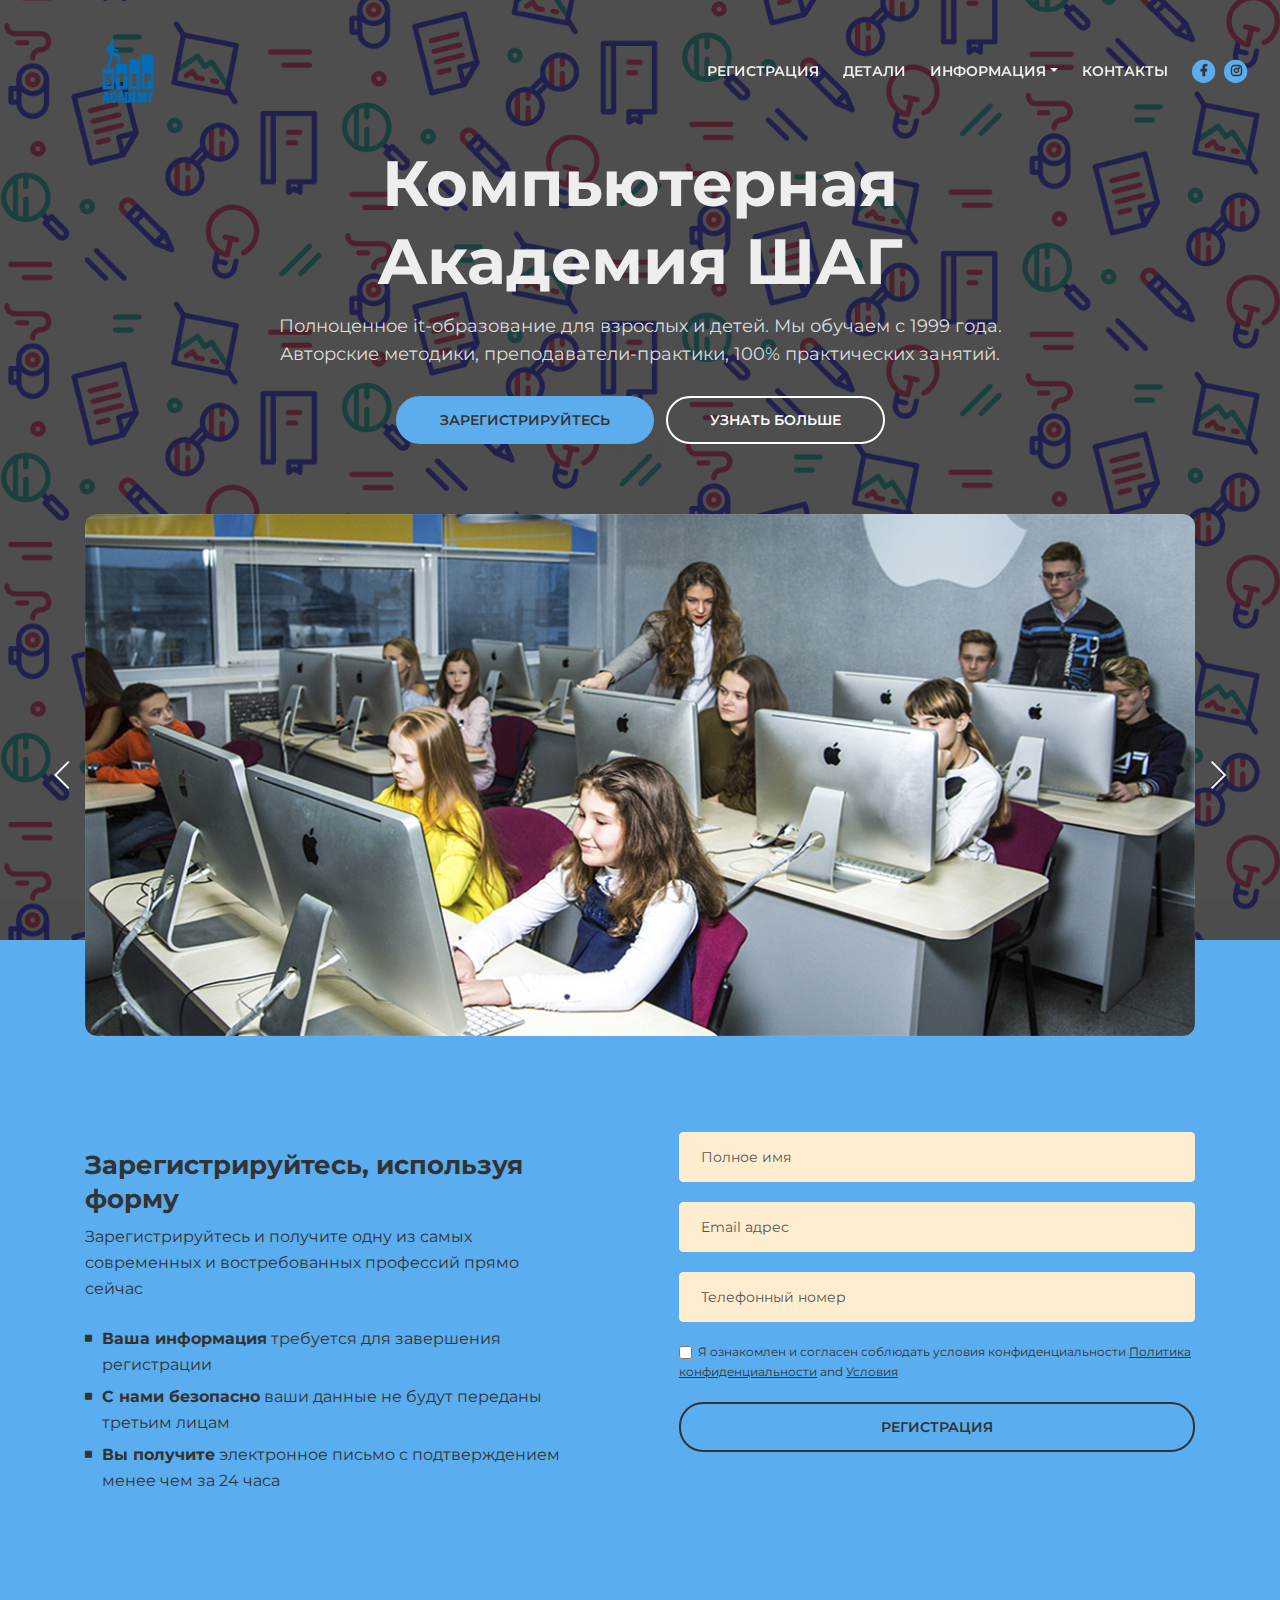
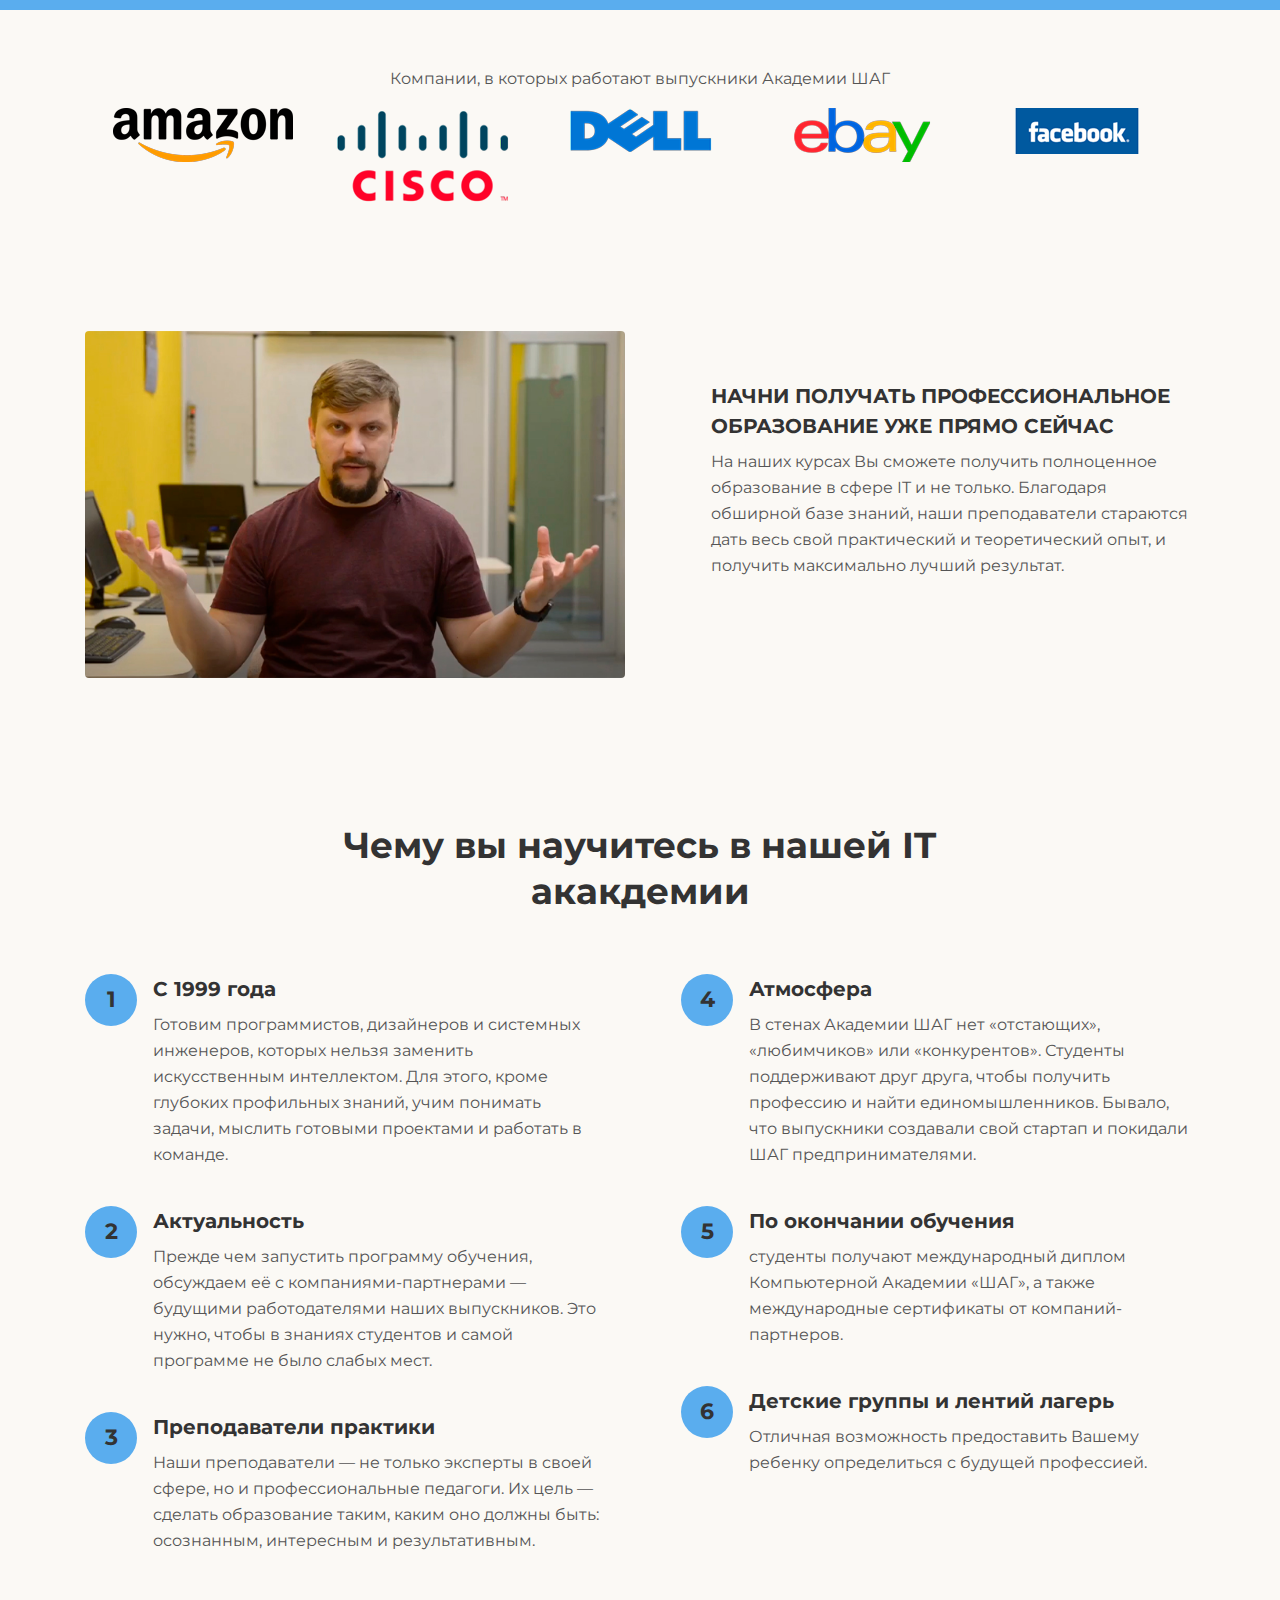
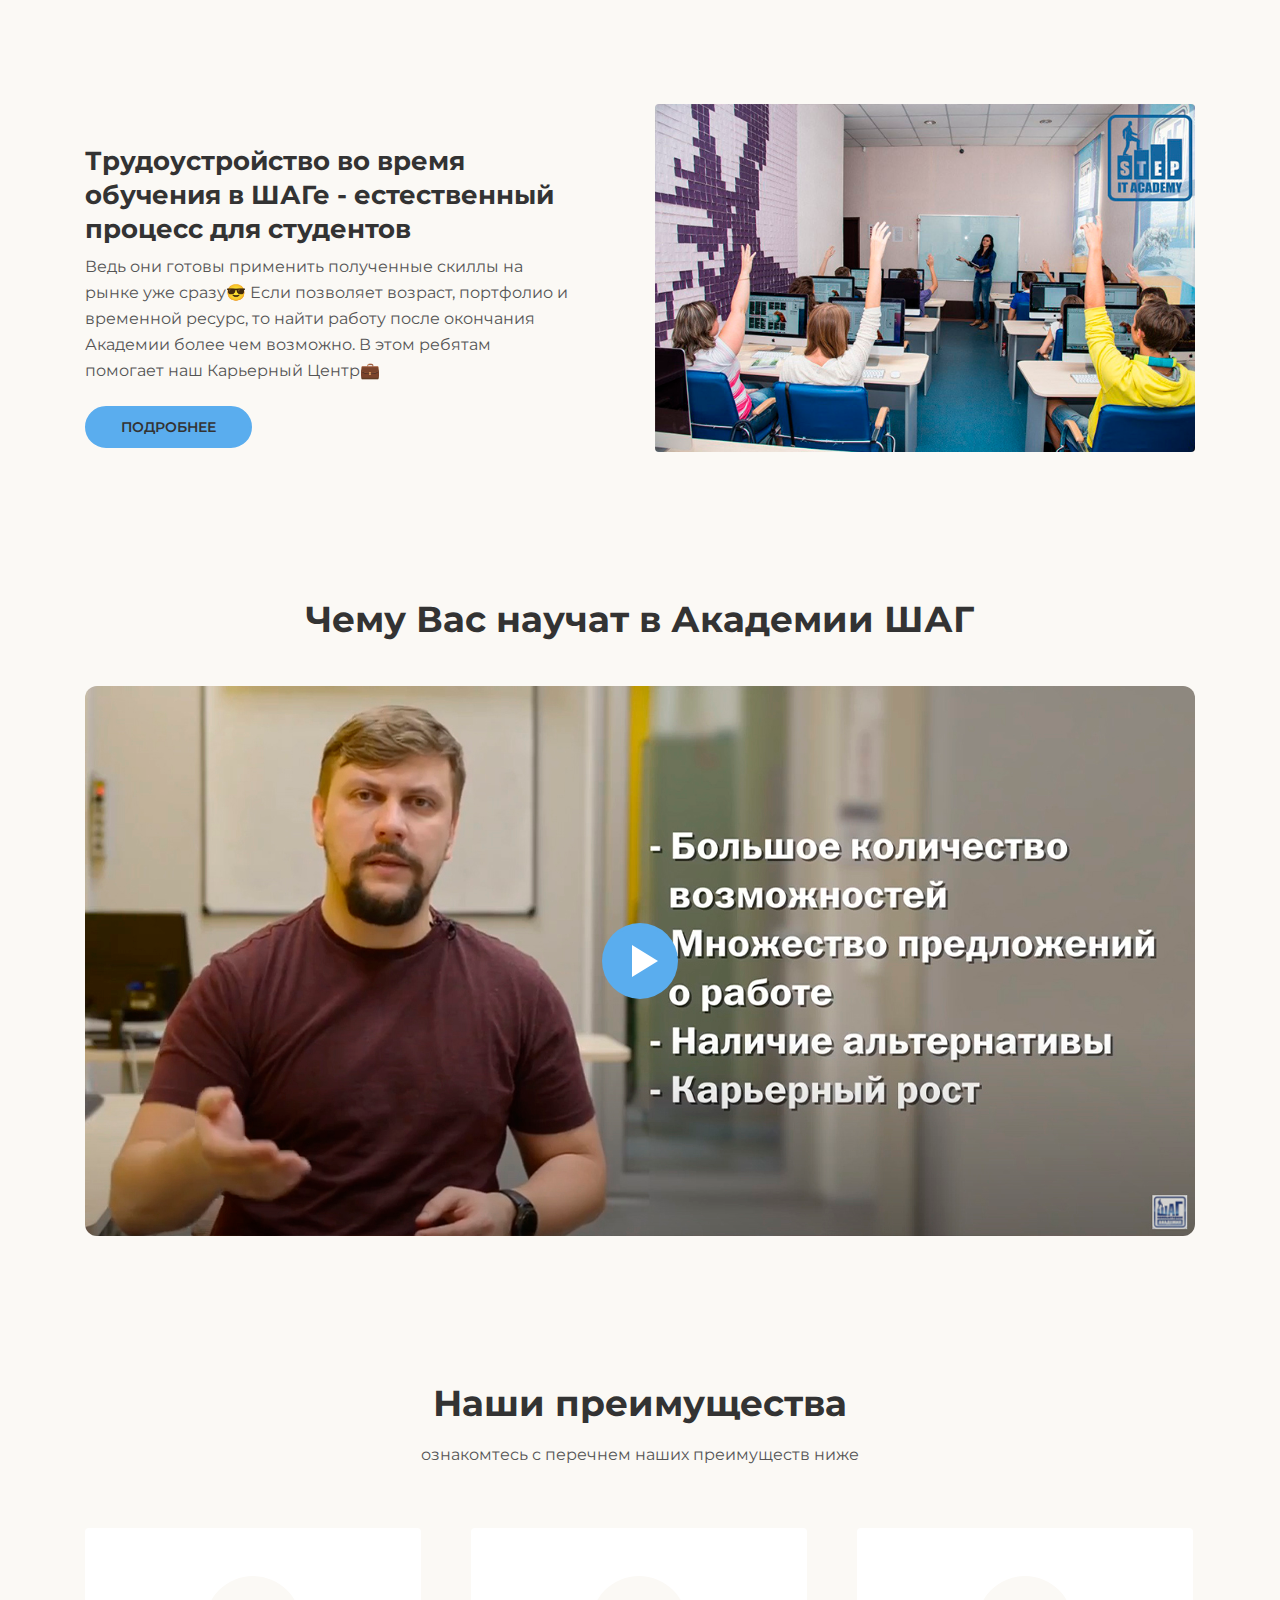
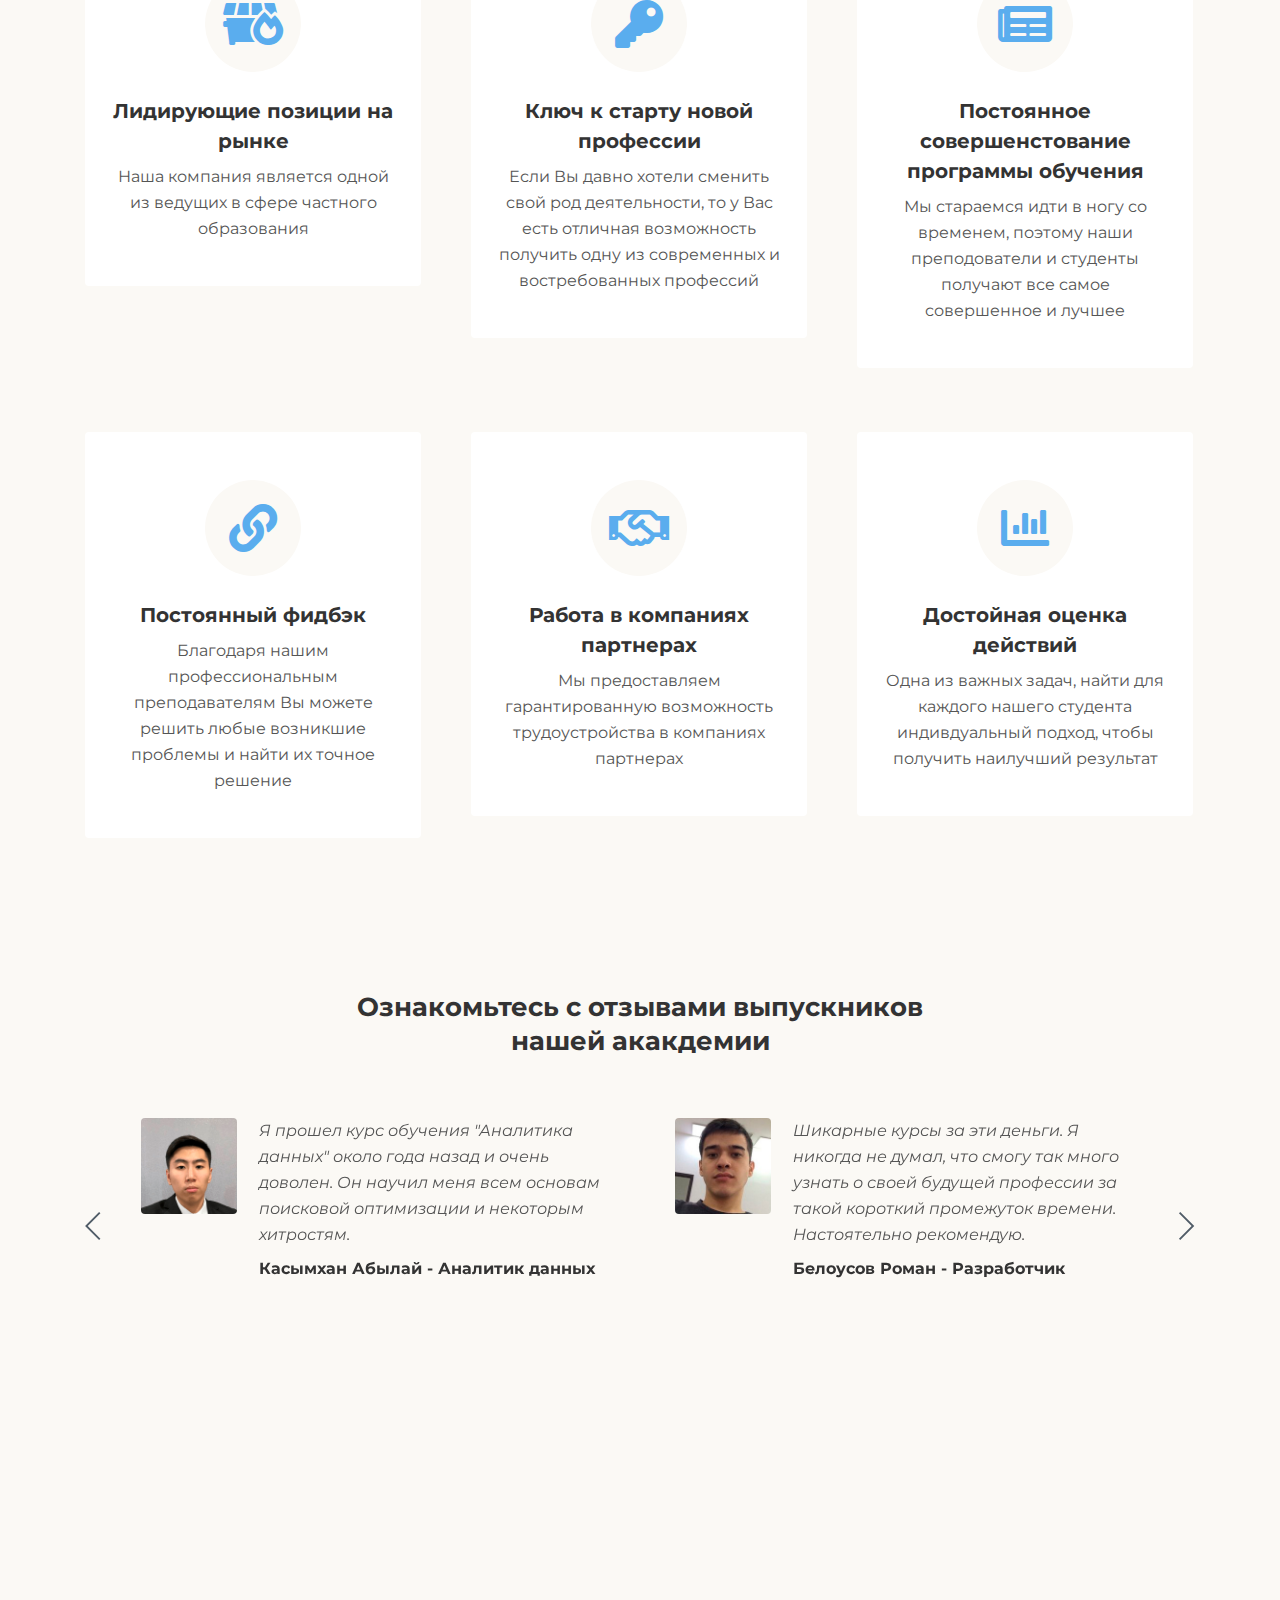
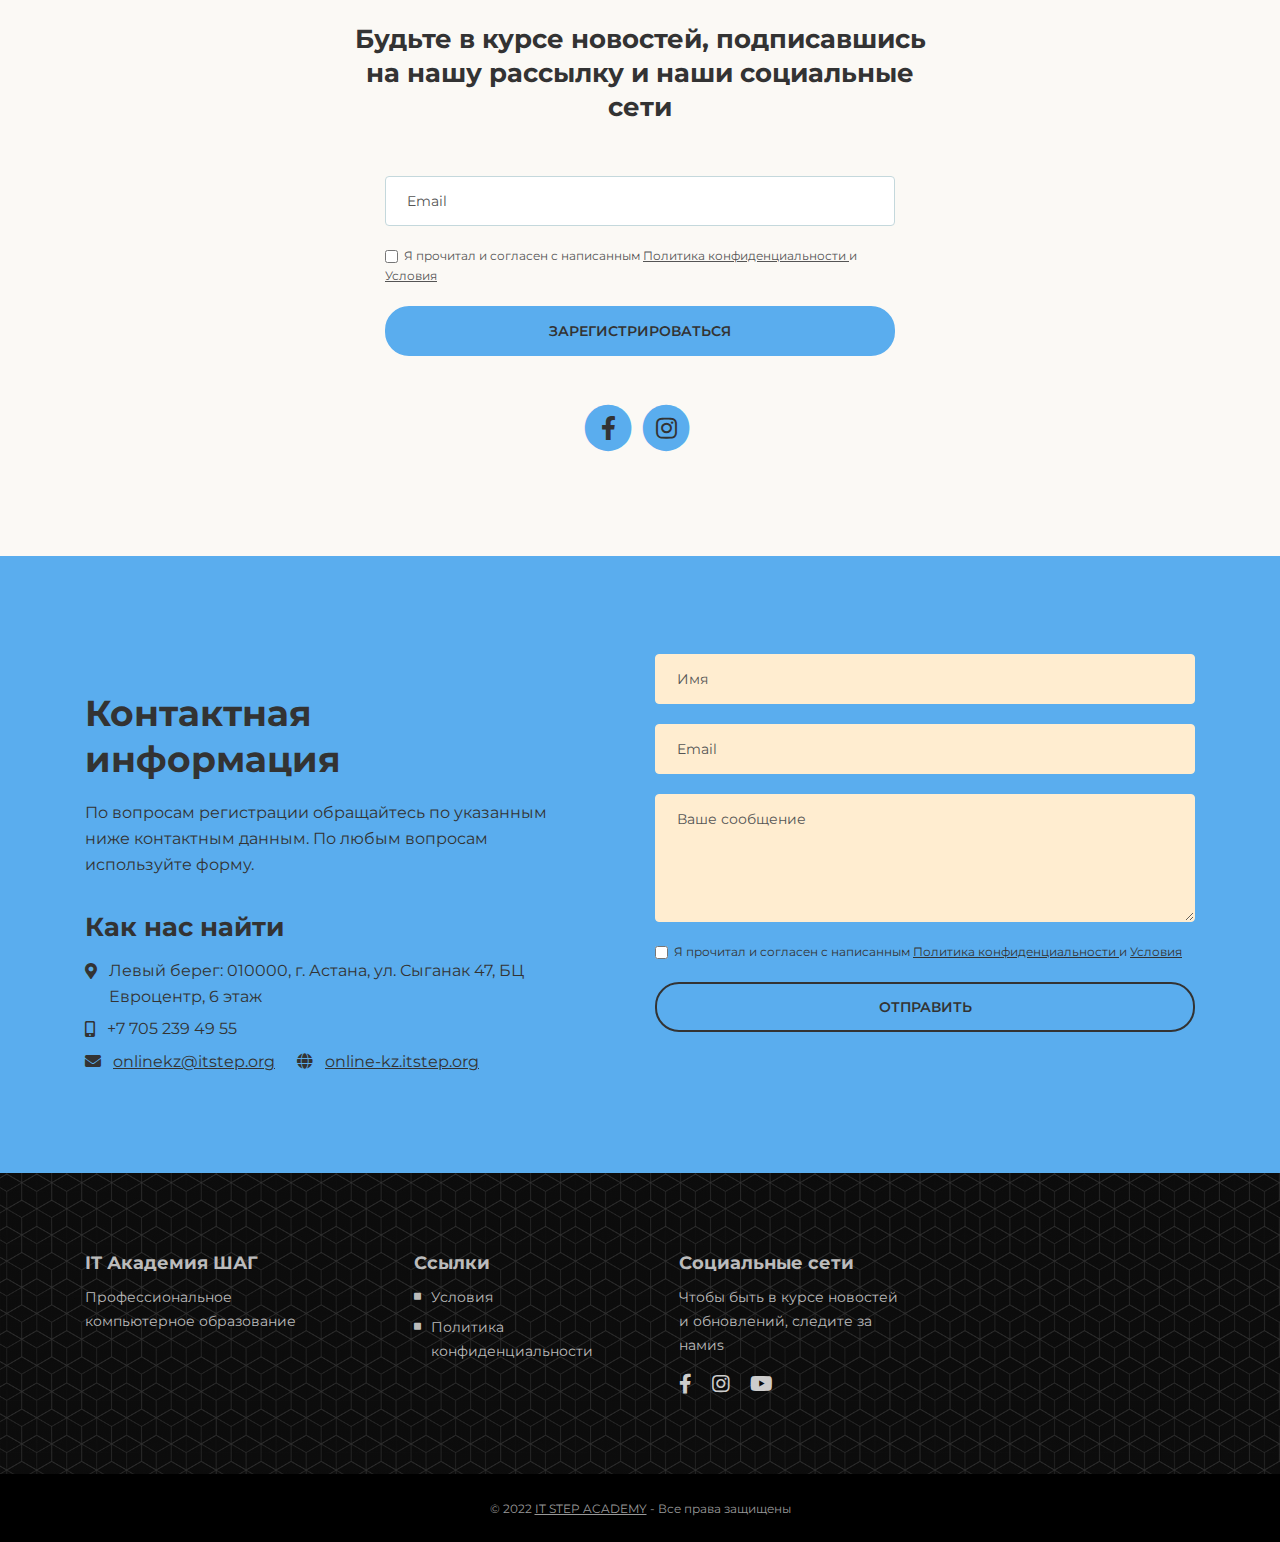
<file: index.html>
<!DOCTYPE html>
<html lang="ru">
<head>
    <meta charset="utf-8">
    <meta name="viewport" content="width=device-width, initial-scale=1, shrink-to-fit=no">
    
    <!-- SEO-метатеги -->
    <meta name="description" content="Обучение, IT-школа, робототехника, IT специлист, онлайн обучение, мероприятия, IT академия, шаг, IT STEP ACADEMY">
    <meta name="author" content="IT step">

    <!-- Название веб-сайта -->
    <title>Компьютерная Академия ШАГ IT-образование, каким оно должно быть</title>
    
    <!-- Стили -->
    <link href="https://fonts.googleapis.com/css?family=Montserrat:400,400i,600,700,700i&display=swap" rel="stylesheet">
    <link href="css/bootstrap.css" rel="stylesheet">
    <link href="css/fontawesome-all.css" rel="stylesheet">
    <link href="css/swiper.css" rel="stylesheet">
	<link href="css/magnific-popup.css" rel="stylesheet">
	<link href="css/styles.css" rel="stylesheet">
	
	<!-- Favicon  -->
    <link rel="icon" href="images/favicon.png">
</head>
<body data-spy="scroll" data-target=".fixed-top">
    
	<div class="spinner-wrapper">
        <div class="spinner">
            <div class="bounce1"></div>
            <div class="bounce2"></div>
            <div class="bounce3"></div>
        </div>
    </div>

    <!-- Навигация -->
    <nav class="navbar navbar-expand-lg navbar-dark navbar-custom fixed-top">

        <!-- Изображение логотипа -->
        <a class="navbar-brand logo-image" href="index.html"><img src="images/logo.svg" alt="alternative"></a> 
        
        <!-- Кнопка переключения мобильного меню -->
        <button class="navbar-toggler" type="button" data-toggle="collapse" data-target="#navbarsExampleDefault" aria-controls="navbarsExampleDefault" aria-expanded="false" aria-label="Toggle navigation">
            <span class="navbar-toggler-awesome fas fa-bars"></span>
            <span class="navbar-toggler-awesome fas fa-times"></span>
        </button>
        <!-- конец кнопки переключения мобильного меню -->

        <div class="collapse navbar-collapse" id="navbarsExampleDefault">
            <ul class="navbar-nav ml-auto">
                <li class="nav-item">
                    <a class="nav-link page-scroll" href="#register">РЕГИСТРАЦИЯ <span class="sr-only">(current)</span></a>
                </li>
                <li class="nav-item">
                    <a class="nav-link page-scroll" href="#description">ДЕТАЛИ</a>
                </li>

                <!-- Выпадающее меню -->          
                <li class="nav-item dropdown">
                    <a class="nav-link dropdown-toggle page-scroll" href="#date" id="navbarDropdown" role="button" aria-haspopup="true" aria-expanded="false">ИНФОРМАЦИЯ</a>
                    <div class="dropdown-menu" aria-labelledby="navbarDropdown">
                        <a class="dropdown-item" href="terms-conditions.html"><span class="item-text">УСЛОВИЯ</span></a>
                        <div class="dropdown-divider"></div>
                        <a class="dropdown-item" href="privacy-policy.html"><span class="item-text">ПОЛИТИКА КОНФИДЕНЦИАЛЬНОСТИ</span></a>
                    </div>
                </li>
                <!-- конец выпадающего меню -->

                <li class="nav-item">
                    <a class="nav-link page-scroll" href="#contact">КОНТАКТЫ</a>
                </li>
            </ul>
            <span class="nav-item social-icons">
                <span class="fa-stack">
                    <a href="https://www.facebook.com/itstep.onlinekz">
                        <i class="fas fa-circle fa-stack-2x"></i>
                        <i class="fab fa-facebook-f fa-stack-1x"></i>
                    </a>
                </span>
                <span class="fa-stack">
                    <a href="https://www.instagram.com/itstep.onlinekz/">
                        <i class="fas fa-circle fa-stack-2x"></i>
                        <i class="fab fa-instagram fa-stack-1x"></i>
                    </a>
                </span>
            </span>
        </div>
    </nav> 
    <!-- конец панели навигации -->


    <!-- Заголовок -->
    <header id="header" class="header">
        <div class="container">
            <div class="row">
                <div class="col-lg-12">
                    <div class="text-container">
                        <h1>Компьютерная Академия ШАГ</h1>
                        <p class="p-large"> Полноценное it-образование для взрослых и детей. Мы обучаем с 1999 года. Авторские методики, преподаватели-практики, 100% практических занятий.</p>
                        <a class="btn-solid-lg page-scroll" href="#register">ЗАРЕГИСТРИРУЙТЕСЬ</a>
                        <a class="btn-outline-lg page-scroll" href="#instructor">УЗНАТЬ БОЛЬШЕ</a>
                    </div> 
                </div> 
            </div> 
        </div> 
        
        <!-- Слайдер изображений -->
        <div class="outer-container">
            <div class="slider-container">
                <div class="swiper-container image-slider-1">
                    <div class="swiper-wrapper">
                        
                        <div class="swiper-slide" >
                            <img class="img-fluid" src="images/details-slide-1.jpg" alt="alternative">
                        </div>

                        <div class="swiper-slide">
                            <img class="img-fluid" src="images/details-slide-2.jpg" alt="alternative">
                        </div>

                        <div class="swiper-slide">
                            <img class="img-fluid" src="images/details-slide-3.jpg" alt="alternative">
                        </div>

                    </div> 
                    
                    <!-- кнопки перемещения -->
                    <div class="swiper-button-next"></div>
                    <div class="swiper-button-prev"></div>
                    <!-- конец кнопки перемещения -->
                    
                </div> 
            </div> 
        </div> 
        <!-- конец слайдера изображений -->

    </header>
    <!-- конец заголовока -->


    <!-- Регистрация -->
    <div id="register" class="form-1">
        <div class="container">
            <div class="row">
                <div class="col-lg-6">
                    <div class="text-container">
                        <h3>Зарегистрируйтесь, используя форму</h3>
                        <p>Зарегистрируйтесь и получите одну из самых современных и востребованных профессий прямо сейчас</p>
                        <ul class="list-unstyled li-space-lg">
                            <li class="media">
                                <i class="fas fa-square"></i>
                                <div class="media-body"><strong>Ваша информация</strong> требуется для завершения регистрации</div>
                            </li>
                            <li class="media">
                                <i class="fas fa-square"></i>
                                <div class="media-body"><strong>С нами безопасно</strong> ваши данные не будут переданы третьим лицам</div>
                            </li>
                            <li class="media">
                                <i class="fas fa-square"></i>
                                <div class="media-body"><strong>Вы получите</strong> электронное письмо с подтверждением менее чем за 24 часа</div>
                            </li>
                        </ul>
                    </div>
                </div>
                <div class="col-lg-6">

                    <!-- Форма регистрации -->
                    <div class="form-container">
                        <form id="registrationForm" data-toggle="validator" data-focus="false">
                            <div class="form-group">
                                <input type="text" class="form-control-input" id="rname" name="rname" required>
                                <label class="label-control" for="rname">Полное имя</label>
                                <div class="help-block with-errors"></div>
                            </div>
                            <div class="form-group">
                                <input type="email" class="form-control-input" id="remail" name="remail" required>
                                <label class="label-control" for="remail">Email адрес</label>
                                <div class="help-block with-errors"></div>
                            </div>
                            <div class="form-group">
                                <input type="text" class="form-control-input" id="rphone" name="rphone" required>
                                <label class="label-control" for="rphone">Телефонный номер</label>
                                <div class="help-block with-errors"></div>
                            </div>
                            <div class="form-group checkbox">
                                <input type="checkbox" id="rterms" value="Agreed-to-Terms" name="rterms" required>Я ознакомлен и согласен соблюдать условия конфиденциальности <a href="privacy-policy.html">Политика конфиденциальности</a> and <a href="terms-conditions.html">Условия</a>
                                <div class="help-block with-errors"></div>
                            </div>
                            <div class="form-group">
                                <button type="submit" class="form-control-submit-button">РЕГИСТРАЦИЯ</button>
                            </div>
                            <div class="form-message">
                                <div id="rmsgSubmit" class="h3 text-center hidden"></div>
                            </div>
                        </form>
                    </div> 

                    
                </div> 
            </div> 
        </div> 
    </div>



    <!-- Партнеры -->
    <div class="slider-1">
        <div class="container">
            <div class="row">
                <div class="col-lg-12">
                    <p class="p">Компании, в которых работают выпускники Академии ШАГ</p>

                    <!-- Слайдер изображений -->
                    <div class="slider-container">
                        <div class="swiper-container image-slider-2">
                            <div class="swiper-wrapper">
                                <div class="swiper-slide">
                                        <img class="img-fluid" src="images/amazon.png" alt="alternative">
                                </div>
                                <div class="swiper-slide">
                                        <img class="img-fluid" src="images/cisco.png" alt="alternative">
                                </div>
                                <div class="swiper-slide">
                                        <img class="img-fluid" src="images/dell.png" alt="alternative">
                                </div>
                                <div class="swiper-slide">
                                        <img class="img-fluid" src="images/ebay.png" alt="alternative">
                                </div>
                                <div class="swiper-slide">
                                        <img class="img-fluid" src="images/facebook.png" alt="alternative">
                                </div>
                                <div class="swiper-slide">
                                        <img class="img-fluid" src="images/hp.png" alt="alternative">
                                </div>
                                <div class="swiper-slide">
                                        <img class="img-fluid" src="images/ibm.png" alt="alternative">
                                </div>
                                <div class="swiper-slide">
                                        <img class="img-fluid" src="images/lohika.png" alt="alternative">
                                </div>
                                <div class="swiper-slide">
                                        <img class="img-fluid" src="images/microsoft.png" alt="alternative">
                                </div>
                                <div class="swiper-slide">
                                        <img class="img-fluid" src="images/oracle.png" alt="alternative">
                                </div>
                                <div class="swiper-slide">
                                        <img class="img-fluid" src="images/snapchat.png" alt="alternative">
                                </div>
                                <div class="swiper-slide">
                                        <img class="img-fluid" src="images/templateMonster.png" alt="alternative">
                                </div>
                                <div class="swiper-slide">
                                        <img class="img-fluid" src="images/ubisoft.png" alt="alternative">
                                </div>
                                <div class="swiper-slide">
                                        <img class="img-fluid" src="images/wix.png" alt="alternative">
                                </div>
                            </div> 
                        </div> 
                    </div> 
                    

                </div> 
            </div> 
        </div> 
    </div> 



    <!-- Инструктор -->
    <div id="instructor" class="basic-1">
        <div class="container">
            <div class="row">
                <div class="col-lg-6">
                    <img class="img-fluid" src="images/instructor.jpg" alt="alternative">
                </div> 
                <div class="col-lg-6">
                    <div class="text-container">
                        <h4>НАЧНИ ПОЛУЧАТЬ ПРОФЕССИОНАЛЬНОЕ ОБРАЗОВАНИЕ УЖЕ ПРЯМО СЕЙЧАС</h4>
                        <p>На наших курсах Вы сможете получить полноценное образование в сфере IT и не только. Благодаря обширной базе знаний, наши преподаватели стараются дать весь свой практический и теоретический опыт, и получить максимально лучший результат.</p>
                    </div> 
                </div> 
            </div> 
        </div> 
    </div> 
    


    <!-- Описание -->
    <div id="description" class="basic-2">
        <div class="container">
            <div class="row">
                <div class="col-lg-12">
                    <h2>Чему вы научитесь в нашей IT акакдемии</h2>
                </div> 
            </div> 
            <div class="row">
                <div class="col-lg-6">
                    <ul class="list-unstyled li-space-lg first">
                        <li class="media">
                            <i class="bullet">1</i>
                            <div class="media-body">
                                <h4>С 1999 года</h4>
                                <p>Готовим программистов, дизайнеров и системных инженеров, которых нельзя заменить искусственным интеллектом. Для этого, кроме глубоких профильных знаний, учим понимать задачи, мыслить готовыми проектами и работать в команде.</p>
                            </div>
                        </li>
                        <li class="media">
                            <i class="bullet">2</i>
                            <div class="media-body">
                                <h4>Актуальность</h4>
                                <p>Прежде чем запустить программу обучения, обсуждаем её с компаниями-партнерами — будущими работодателями наших выпускников. Это нужно, чтобы в знаниях студентов и самой программе не было слабых мест.</p>
                            </div>
                        </li>
                        <li class="media">
                            <i class="bullet">3</i>
                            <div class="media-body">
                                <h4>Преподаватели практики</h4>
                                <p>Наши преподаватели — не только эксперты в своей сфере, но и профессиональные педагоги. Их цель — сделать образование таким, каким оно должны быть: осознанным, интересным и результативным.</p>
                            </div>
                        </li>
                    </ul>
                </div> 
                <div class="col-lg-6">
                    <ul class="list-unstyled li-space-lg second">
                        <li class="media">
                            <i class="bullet">4</i>
                            <div class="media-body">
                                <h4>Атмосфера</h4>
                                <p>В стенах Академии ШАГ нет «отстающих», «любимчиков» или «конкурентов». Студенты поддерживают друг друга, чтобы получить профессию и найти единомышленников. Бывало, что выпускники создавали свой стартап и покидали ШАГ предпринимателями.</p>
                            </div>
                        </li>
                        <li class="media">
                            <i class="bullet">5</i>
                            <div class="media-body">
                                <h4>По окончании обучения</h4>
                                <p>студенты получают международный диплом Компьютерной Академии «ШАГ», а также международные сертификаты от компаний-партнеров.</p>
                            </div>
                        </li>
                        <li class="media">
                            <i class="bullet">6</i>
                            <div class="media-body">
                                <h4>Детские группы и лентий лагерь</h4>
                                <p>Отличная возможность предоставить Вашему ребенку определиться с будущей профессией.</p>
                            </div>
                        </li>
                    </ul>
                </div> 
            </div> 
        </div> 
    </div> 
    


    <!-- Студенты -->
    <div class="basic-3">
        <div class="container">
            <div class="row">
                <div class="col-lg-6">
                    <div class="text-container">
                        <h3>Трудоустройство во время обучения в ШАГе - естественный процесс для студентов</h3>
                        <p>Ведь они готовы применить полученные скиллы на рынке уже сразу😎 
                            Если позволяет возраст, портфолио и временной ресурс, то найти работу после окончания Академии более чем возможно. В этом ребятам помогает наш Карьерный Центр💼  </p>
                        <a class="btn-solid-reg popup-with-move-anim" href="#details-lightbox">ПОДРОБНЕЕ</a>
                    </div> 
                </div> 
                <div class="col-lg-6">
                    <img class="img-fluid" src="images/students.jpg" alt="alternative">
                </div> 
            </div> 
        </div> 
    </div> 
    


    
	<div id="details-lightbox" class="lightbox-basic zoom-anim-dialog mfp-hide">
        <div class="container">
            <div class="row">
                <button title="Close (Esc)" type="button" class="mfp-close x-button">×</button>
                <div class="col-lg-8">
                    <div class="image-container">
                        <img class="img-fluid" src="images/details-lightbox.jpg" alt="alternative">
                    </div> 
                </div> 
                <div class="col-lg-4">
                    <h3>Карьерный центр </h3>
                    <hr>
                    <h5>Каждый может легко трудоустроиться</h5>
                    <p>Пройдя наши курсы, у Вас появится возможность получить работу уже сразу после его окончания</p>
                    <ul class="list-unstyled li-space-lg">
                        <li class="media">
                            <i class="fas fa-square"></i><div class="media-body">800+ студентов воспользовались услугами карьерного центра</div>
                        </li>
                        <li class="media">
                            <i class="fas fa-square"></i><div class="media-body">190 наших студентов нашли работу благодаря нашему карьерному центру</div>
                        </li>
                        <li class="media">
                            <i class="fas fa-square"></i><div class="media-body">MeetUp встречи с работодателями</div>
                        </li>
                        <li class="media">
                            <i class="fas fa-square"></i><div class="media-body">Career Talk со специлистами из сферы</div>
                        </li>
                        <li class="media">
                            <i class="fas fa-square"></i><div class="media-body">Мастер классы о построеннии карьеры и подготовке к трудоустройству</div>
                        </li>
                    </ul>
                    <a class="btn-solid-reg mfp-close page-scroll" href="#register">РЕГИСТРАЦИЯ</a> <a class="btn-outline-reg mfp-close as-button" href="#screenshots">НАЗАД</a>
                </div> 
            </div> 
        </div> 
    </div> 
    


    <!-- Видео -->
    <div class="basic-4">
        <div class="container">
            <div class="row">
                <div class="col-lg-12">
                    <h2>Чему Вас научат в Академии ШАГ</h2>


                    <div class="image-container">
                        <div class="video-wrapper">
                            <a class="popup-youtube" href="https://www.youtube.com/watch?v=dJaBX-QLfHc" data-effect="fadeIn">
                                <img class="img-fluid" src="images/video.jpg" alt="alternative">
                                <span class="video-play-button">
                                    <span></span>
                                </span>
                            </a>
                        </div> 
                    </div> 


                </div> 
            </div> 
        </div> 
    </div> 
    


    
    <div class="cards">
        <div class="container">
            <div class="row">
                <div class="col-lg-12">
                    <h2>Наши преимущества</h2>
                    <p class="p-heading">ознакомтесь с перечнем наших преимуществ ниже</p>
                </div> 
            </div> 
            <div class="row">
                <div class="col-lg-12">

                    
                    <div class="card">
                        <div class="card-image">
                            <i class="fas fa-dumpster-fire"></i>
                        </div>
                        <div class="card-body">
                            <h4 class="card-title">Лидирующие позиции на рынке</h4>
                            <p>Наша компания является одной из ведущих в сфере частного образования</p>
                        </div>
                    </div>
                    

                    
                    <div class="card">
                        <div class="card-image">
                            <i class="fas fa-key"></i>
                        </div>
                        <div class="card-body">
                            <h4 class="card-title">Ключ к старту новой профессии</h4>
                            <p>Если Вы давно хотели сменить свой род деятельности, то у Вас есть отличная возможность получить одну из современных и востребованных профессий</p>
                        </div>
                    </div>
                    


                    
                    <div class="card">
                        <div class="card-image">
                            <i class="fas fa-newspaper"></i>
                        </div>
                        <div class="card-body">
                            <h4 class="card-title">Постоянное совершенстование программы обучения</h4>
                            <p>Мы стараемся идти в ногу со временем, поэтому наши преподователи и студенты получают все самое совершенное и лучшее</p>
                        </div>
                    </div>
                    

                    
                    <div class="card">
                        <div class="card-image">
                            <i class="fas fa-link"></i>
                        </div>
                        <div class="card-body">
                            <h4 class="card-title">Постоянный фидбэк</h4>
                            <p>Благодаря нашим профессиональным преподавателям Вы можете решить любые возникшие проблемы и найти их точное решение</p>
                        </div>
                    </div>
                    

                    
                    <div class="card">
                        <div class="card-image">
                            <i class="far fa-handshake"></i>
                        </div>
                        <div class="card-body">
                            <h4 class="card-title">Работа в компаниях партнерах</h4>
                            <p>Мы предоставляем гарантированную возможность трудоустройства в компаниях партнерах</p>
                        </div>
                    </div>
                    


                    
                    <div class="card">
                        <div class="card-image">
                            <i class="fas fa-chart-bar"></i>
                        </div>
                        <div class="card-body">
                            <h4 class="card-title">Достойная оценка действий</h4>
                            <p>Одна из важных задач, найти для каждого нашего студента индивдуальный подход, чтобы получить наилучший результат</p>
                        </div>
                    </div>
                    
                    
                </div> 
            </div> 
        </div> 
    </div> 
    


    
    <div class="slider-2">
        <div class="container">
            <div class="row">
                <div class="col-lg-12">
                    <h3>Ознакомьтесь с отзывами выпускников нашей акакдемии</h3>

                    
                    <div class="slider-container">
                        <div class="swiper-container text-slider">
                            <div class="swiper-wrapper">
                                
                                
                                <div class="swiper-slide">
                                    <div class="image-wrapper">
                                        <img class="img-fluid" src="images/testimonial-1.jpg" alt="alternative">
                                    </div> 
                                    <div class="text-wrapper">
                                        <div class="testimonial-text">Я прошел курс обучения "Аналитика данных" около года назад и очень доволен. Он научил меня всем основам поисковой оптимизации и некоторым хитростям.</div>
                                        <div class="testimonial-author">Касымхан Абылай - Аналитик данных</div>
                                    </div> 
                                </div> 
                                

                                
                                <div class="swiper-slide">
                                    <div class="image-wrapper">
                                        <img class="img-fluid" src="images/testimonial-2.jpg" alt="alternative">
                                    </div> 
                                    <div class="text-wrapper">
                                        <div class="testimonial-text">Шикарные курсы за эти деньги. Я никогда не думал, что смогу так много узнать о своей будущей профессии за такой короткий промежуток времени. Настоятельно рекомендую.</div>
                                        <div class="testimonial-author">Белоусов Роман - Разработчик</div>
                                    </div>
                                </div> 
                                

                                
                                <div class="swiper-slide">
                                    <div class="image-wrapper">
                                        <img class="img-fluid" src="images/testimonial-3.jpg" alt="alternative">
                                    </div> 
                                    <div class="text-wrapper">
                                        <div class="testimonial-text">Шаг — одна из лучших академий на рынке. Она научит вас всем основам и также повысит ценность Вашу ценность как специлиста на рынке труда.</div>
                                        <div class="testimonial-author">Сансебаев Чингиз - Дизайнер</div>
                                    </div> 
                                </div> 
                                

                                
                                <div class="swiper-slide">
                                    <div class="image-wrapper">
                                        <img class="img-fluid" src="images/testimonial-4.jpg" alt="alternative">
                                    </div> 
                                    <div class="text-wrapper">
                                        <div class="testimonial-text">Изучение IT-технологий на самом деле может быть забавным. Я посещала Академию Шаг около года и отлично провела время со своими однокурсниками и преподавателями. Очень рекомендую.</div>
                                        <div class="testimonial-author">Жаксыбек Анель - студент подростковой группы</div>
                                    </div> 
                                </div> 

                            </div> 
                            
                            
                            <div class="swiper-button-next"></div>
                            <div class="swiper-button-prev"></div>
                            

                        </div> 
                    </div>
                    

                </div> 
            </div> 
        </div> 
    </div> 
    

    
    <!-- Новостная лента -->
    <div class="form-2">
        <div class="container">
            <div class="row">
                <div class="col-lg-12">
                    <h3>Будьте в курсе новостей, подписавшись на нашу рассылку и наши социальные сети</h3>
                    
                    <!-- Форма новостной ленты -->
                    <form id="newsletterForm" data-toggle="validator" data-focus="false">
                        <div class="form-group">
                            <input type="email" class="form-control-input" id="nemail" required>
                            <label class="label-control" for="nemail">Email</label>
                            <div class="help-block with-errors"></div>
                        </div>
                        <div class="form-group checkbox">
                            <input type="checkbox" id="nterms" value="Agreed-to-Terms" required>Я прочитал и согласен с написанным <a href="privacy-policy.html"> Политика конфиденциальности </a> и <a href="terms-conditions.html"> Условия </a> 
                            <div class="help-block with-errors"></div>
                        </div>
                        <div class="form-group">
                            <button type="submit" class="form-control-submit-button">ЗАРЕГИСТРИРОВАТЬСЯ</button>
                        </div>
                        <div class="form-message">
                            <div id="nmsgSubmit" class="h3 text-center hidden"></div>
                        </div>
                    </form>
                    

                    <!-- Ссылки на соц сети -->
                    <div class="icon-container">
                        <span class="fa-stack">
                            <a href="https://www.facebook.com/itstep.onlinekz">
                                <i class="fas fa-circle fa-stack-2x"></i>
                                <i class="fab fa-facebook-f fa-stack-1x"></i>
                            </a>
                        </span>
                        <span class="fa-stack">
                            <a href="https://www.instagram.com/itstep.onlinekz/">
                                <i class="fas fa-circle fa-stack-2x"></i>
                                <i class="fab fa-instagram fa-stack-1x"></i>
                            </a>
                        </span>
                    </div> 

                </div> 
            </div> 
        </div> 
    </div> 
 


    <!-- Контакты -->
    <div id="contact" class="form-3">
        <div class="container">
            <div class="row">
                <div class="col-lg-6">
                    <div class="text-container">
                        <h2>Контактная информация</h2>
                        <p>По вопросам регистрации обращайтесь по указанным ниже контактным данным. По любым вопросам используйте форму.</p>
                        <h3>Как нас найти</h3>
                        <ul class="list-unstyled li-space-lg">
                            <li class="media">
                                <i class="fas fa-map-marker-alt"></i>
                                <div class="media-body">Левый берег: 010000, г. Астана, ул. Сыганак 47, БЦ Евроцентр, 6 этаж</div>
                            </li>
                            <li class="media">
                                <i class="fas fa-mobile-alt"></i>
                                <div class="media-body">+7 705 239 49 55 &nbsp;</div>
                            </li>
                            <li class="media">
                                <i class="fas fa-envelope"></i>
                                <div class="media-body"><a class="light-gray" href="mailto:onlinekz@itstep.org">onlinekz@itstep.org</a> <i class="fas fa-globe"></i><a class="light-gray" href="https://online-kz.itstep.org/">online-kz.itstep.org</a></div>
                            </li>
                        </ul>
                    </div> 
                </div> 
                <div class="col-lg-6">

                    <!-- Форма контактов -->
                    <form id="contactForm" data-toggle="validator" data-focus="false">
                        <div class="form-group">
                            <input type="text" class="form-control-input" id="cname" required>
                            <label class="label-control" for="cname">Имя</label>
                            <div class="help-block with-errors"></div>
                        </div>
                        <div class="form-group">
                            <input type="email" class="form-control-input" id="cemail" required>
                            <label class="label-control" for="cemail">Email</label>
                            <div class="help-block with-errors"></div>
                        </div>
                        <div class="form-group">
                            <textarea class="form-control-textarea" id="cmessage" required></textarea>
                            <label class="label-control" for="cmessage">Ваше сообщение</label>
                            <div class="help-block with-errors"></div>
                        </div>
                        <div class="form-group checkbox">
                            <input type="checkbox" id="cterms" value="Agreed-to-Terms" required>Я прочитал и согласен с написанным <a href="privacy-policy.html"> Политика конфиденциальности </a> и <a href="terms-conditions.html"> Условия </a> 
                            <div class="help-block with-errors"></div>
                        </div>
                        <div class="form-group">
                            <button type="submit" class="form-control-submit-button">ОТПРАВИТЬ</button>
                        </div>
                        <div class="form-message">
                            <div id="cmsgSubmit" class="h3 text-center hidden"></div>
                        </div>
                    </form>
                    
                </div> 
            </div> 
        </div> 
    </div> 
    


    <!-- Футер -->
    <div class="footer">
        <div class="container">
            <div class="row">
                <div class="col-md-3">
                    <div class="footer-col first">
                        <h5>IT Академия ШАГ</h5>
                        <p class="p-small">Профессиональное компьютерное образование</p>
                    </div>
                </div>  
                <div class="col-md-3">
                    <div class="footer-col third">
                        <h5>Ссылки</h5>
                        <ul class="list-unstyled li-space-lg p-small">
                            <li class="media">
                                <i class="fas fa-square"></i>
                                <div class="media-body"><a href="terms-conditions.html">Условия</a></div>
                            </li>
                            <li class="media">
                                <i class="fas fa-square"></i>
                                <div class="media-body"><a href="privacy-policy.html">Политика конфиденциальности</a></div>
                            </li>
                        </ul>
                    </div>
                </div> 
                <div class="col-md-3">
                    <div class="footer-col fourth">
                        <h5>Социальные сети</h5>
                        <p class="p-small">Чтобы быть в курсе новостей и обновлений, следите за намиs</p>
                        <a href="https://www.facebook.com/itstep.onlinekz">
                            <i class="fab fa-facebook-f"></i>
                        </a>
                        <a href="https://www.instagram.com/itstep.onlinekz/">
                            <i class="fab fa-instagram"></i>
                        </a>
                        <a href="https://youtube.com/channel/UCQYiCTLx80jStbnarTGtqsQ/channels">
                            <i class="fab fa-youtube"></i>
                        </a>
                    </div> 
                </div> 
            </div> 
        </div> 
    </div> 



    <!-- Копирайт -->
    <div class="copyright">
        <div class="container">
            <div class="row">
                <div class="col-lg-12">
                    <p class="p-small">© 2022 <a href="https://online-kz.itstep.org/">IT STEP ACADEMY</a> - Все права защищены</p>
                </div> 
            </div> 
        </div>
    </div> 

    
    	
    <!-- Скрипты -->
    <script src="js/jquery.min.js"></script> <!-- jQuery для плагинов JavaScript Bootstrap -->
    <script src="js/popper.min.js"></script> <!-- Библиотека всплывающих подсказок Popper для Bootstrap -->
    <script src="js/bootstrap.min.js"></script> <!-- Bootstrap framework -->
    <script src="js/jquery.easing.min.js"></script> <!-- jQuery Easing для плавной прокрутки между якорями -->
    <script src="js/jquery.countdown.min.js"></script> <!-- Плагин Final Countdown для jQuery -->
    <script src="js/swiper.min.js"></script> <!-- Swiper для слайдеров изображений и текста -->
    <script src="js/jquery.magnific-popup.js"></script> <!-- Magnific Popup для лайтбоксов -->
    <script src="js/validator.min.js"></script> <!-- Validator.js — плагин Bootstrap, который проверяет формы -->
    <script src="js/scripts.js"></script> <!-- Пользовательские скрипты -->
</body>
</html>
</file>
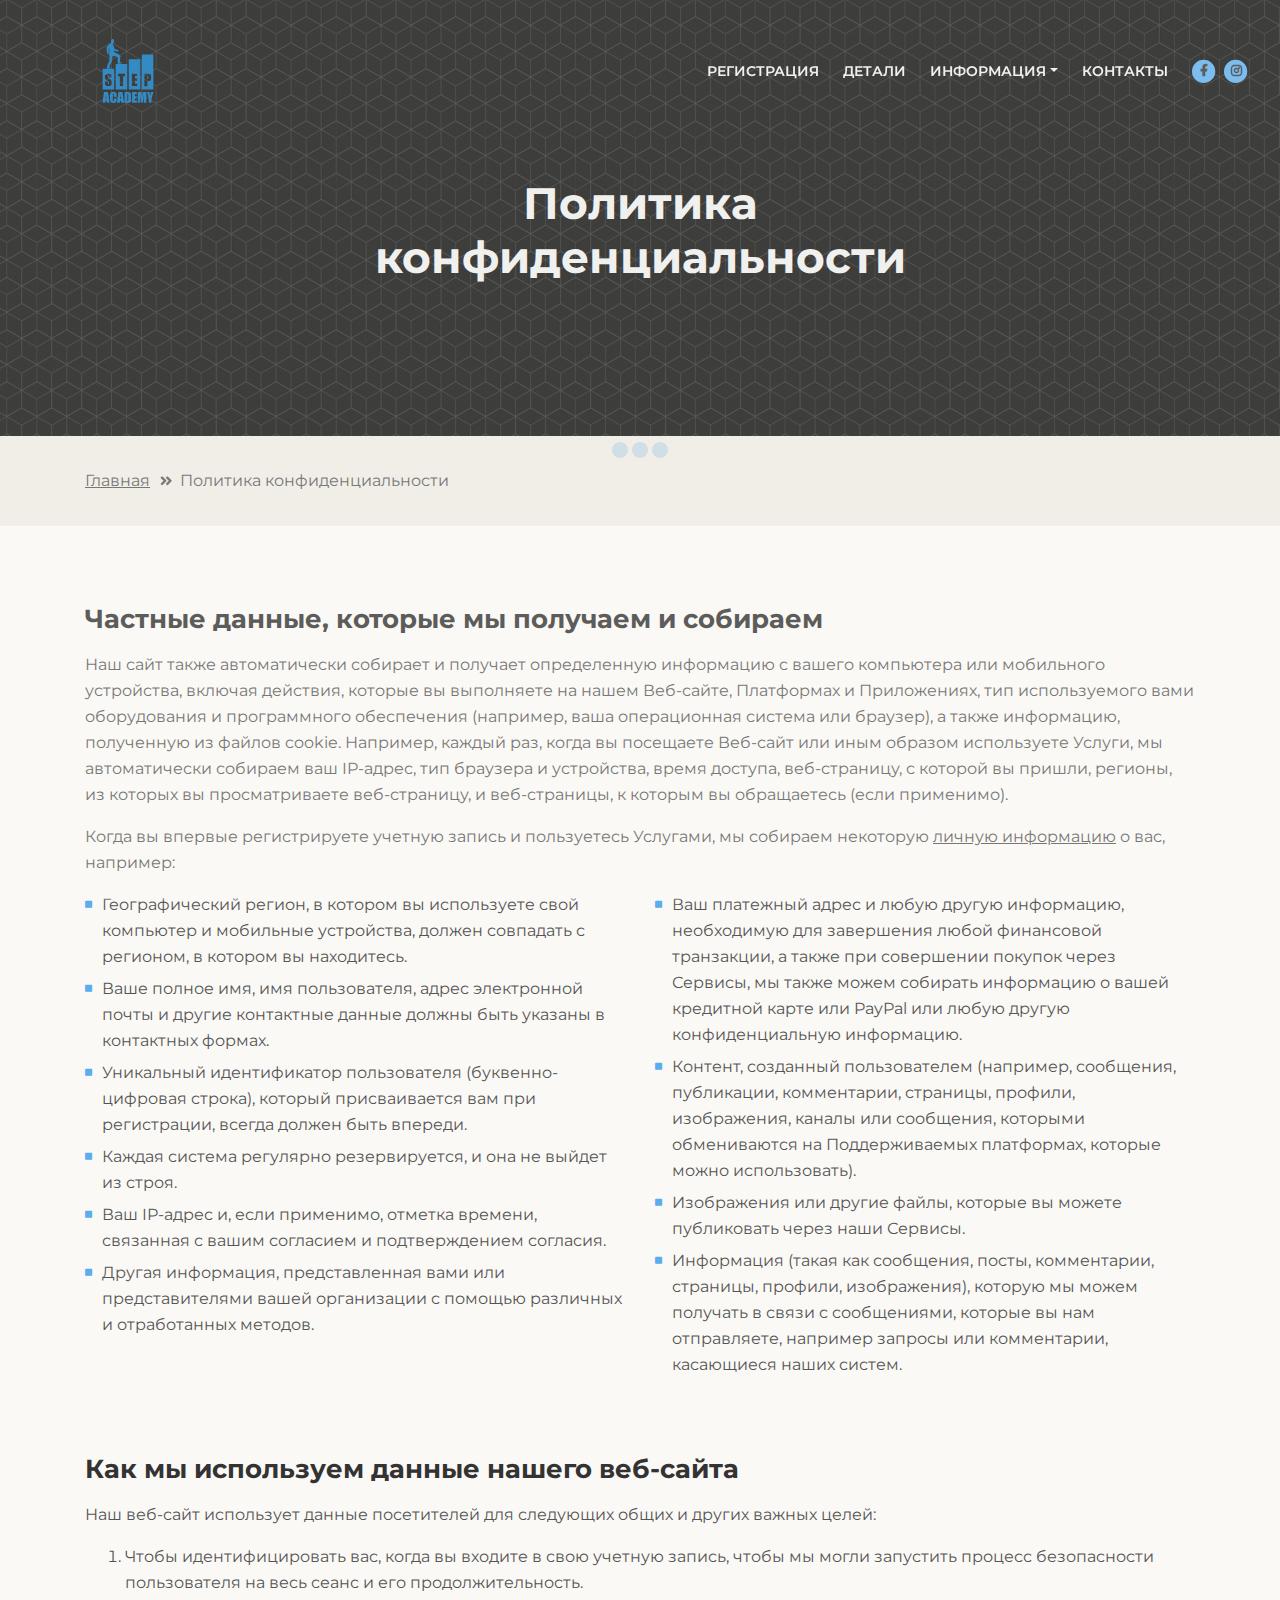
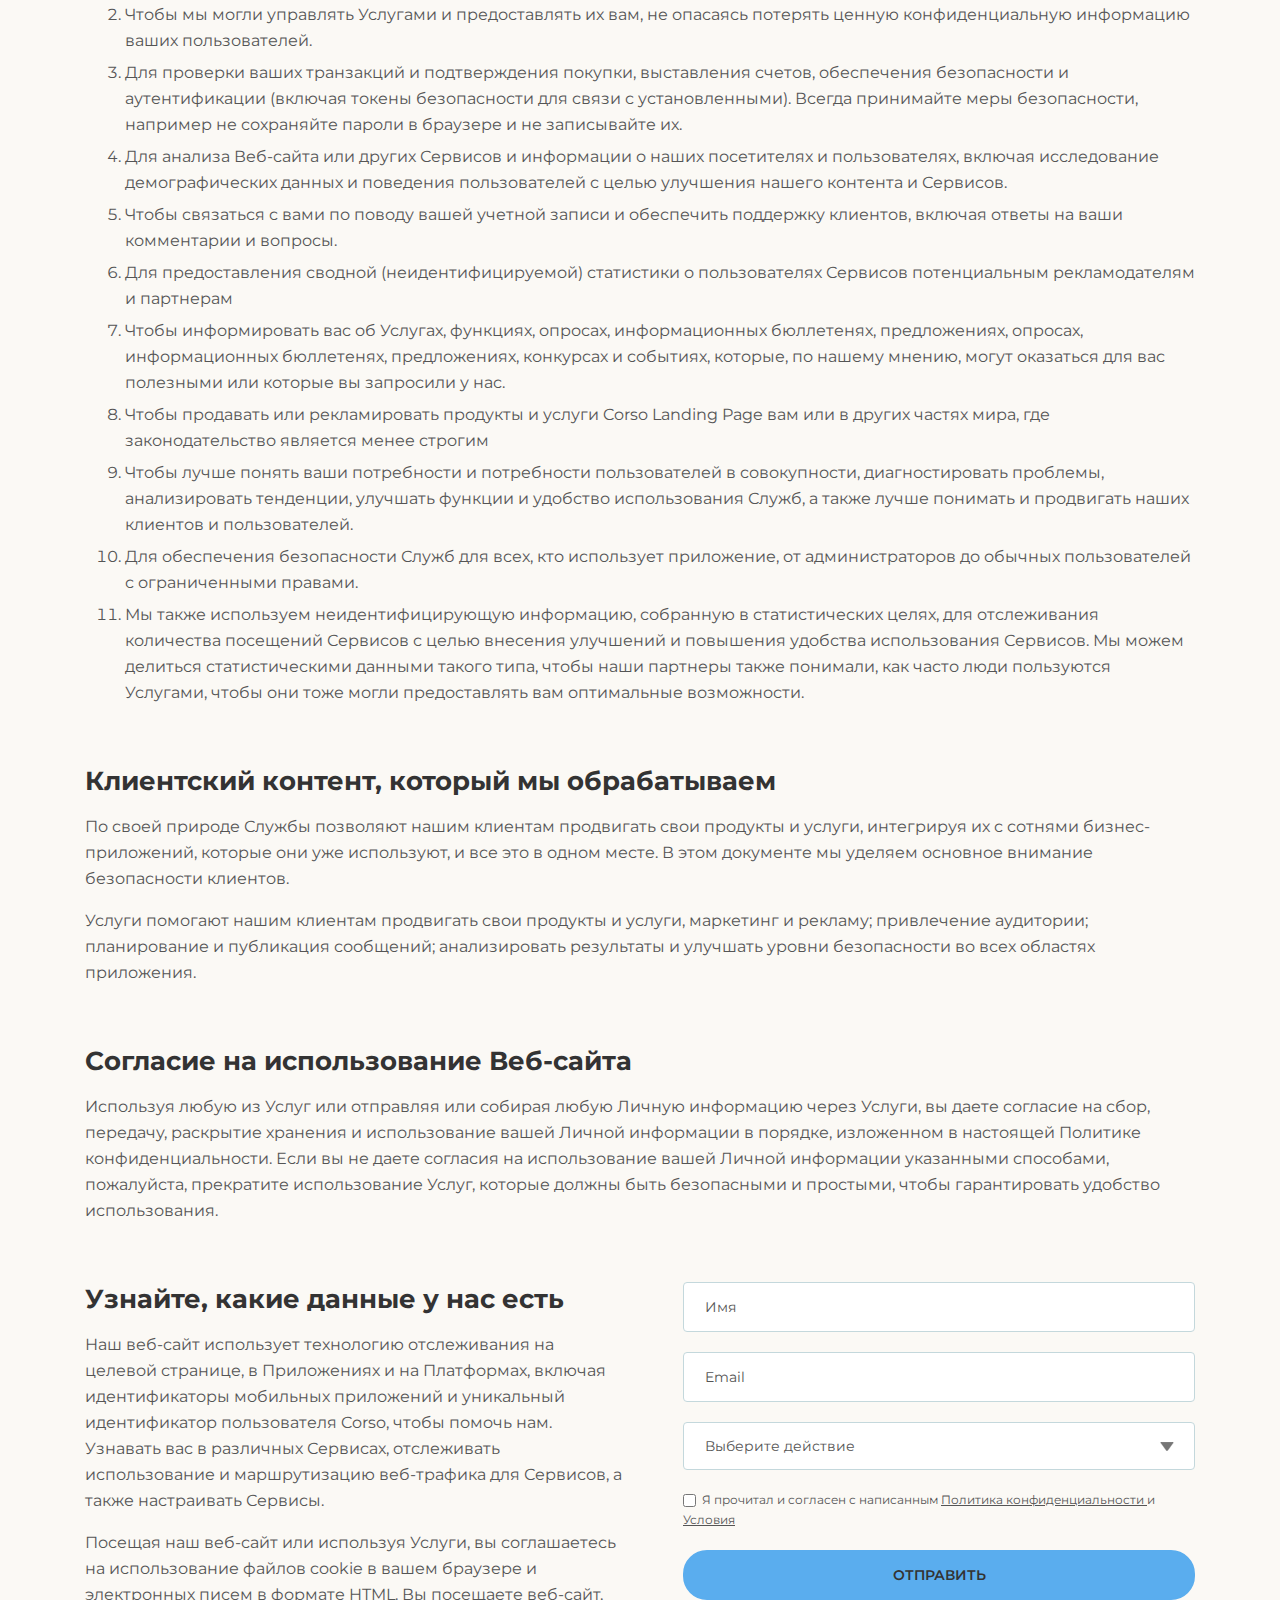
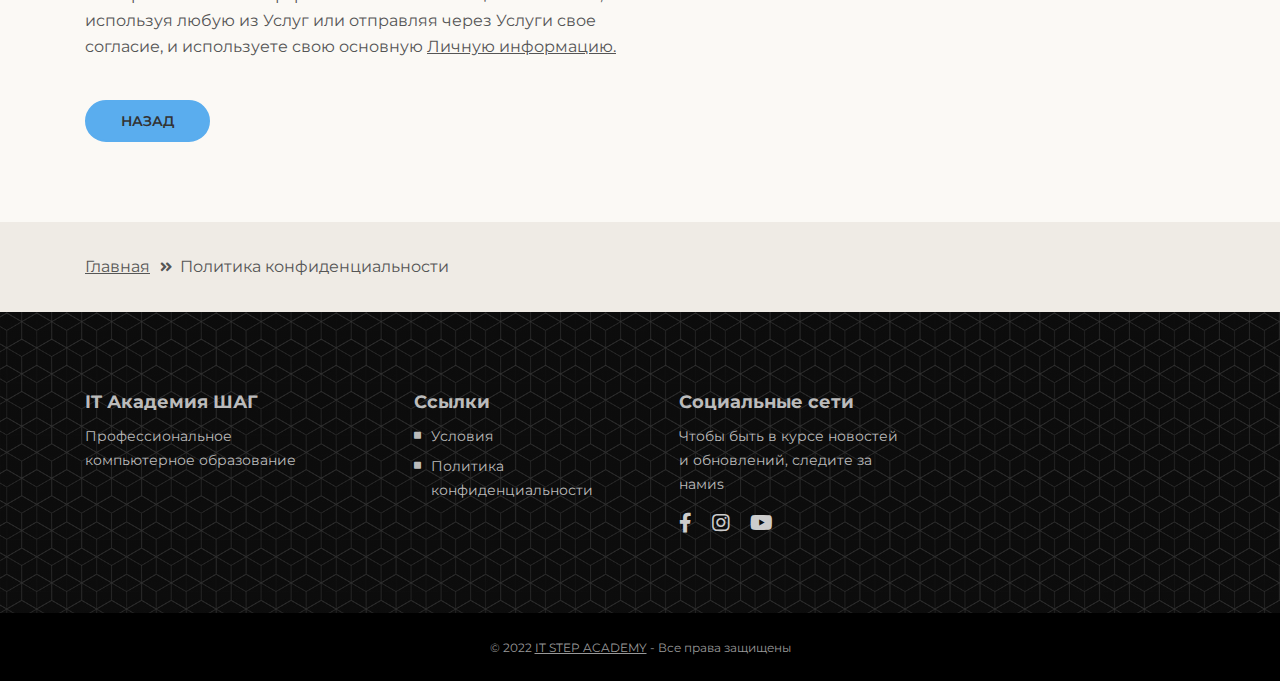
<file: privacy-policy.html>
<!DOCTYPE html>
<html lang="ru">
<head>
    <meta charset="utf-8">
    <meta name="viewport" content="width=device-width, initial-scale=1, shrink-to-fit=no">
    
    <!-- SEO-метатеги -->
    <meta name="description" content="Обучение, IT-школа, робототехника, IT специлист, онлайн обучение, мероприятия, IT академия, шаг, IT STEP ACADEMY">
    <meta name="author" content="IT step">

    <!-- Название веб-сайта -->
    <title>Политика конфиденциальности</title>
    
    <!-- Стили -->
    <link href="https://fonts.googleapis.com/css?family=Montserrat:400,400i,600,700,700i&display=swap" rel="stylesheet">
    <link href="css/bootstrap.css" rel="stylesheet">
    <link href="css/fontawesome-all.css" rel="stylesheet">
    <link href="css/swiper.css" rel="stylesheet">
    <link href="css/magnific-popup.css" rel="stylesheet">
    <link href="css/styles.css" rel="stylesheet">
     
    <!-- Favicon  -->
    <link rel="icon" href="images/favicon.png">
</head>
<body data-spy="scroll" data-target=".fixed-top">
    

	<div class="spinner-wrapper">
        <div class="spinner">
            <div class="bounce1"></div>
            <div class="bounce2"></div>
            <div class="bounce3"></div>
        </div>
    </div>

    
    <nav class="navbar navbar-expand-lg navbar-dark navbar-custom fixed-top">

        <a class="navbar-brand logo-image" href="index.html"><img src="images/logo.svg" alt="alternative"></a>
        

        <button class="navbar-toggler" type="button" data-toggle="collapse" data-target="#navbarsExampleDefault" aria-controls="navbarsExampleDefault" aria-expanded="false" aria-label="Toggle navigation">
            <span class="navbar-toggler-awesome fas fa-bars"></span>
            <span class="navbar-toggler-awesome fas fa-times"></span>
        </button>


        <div class="collapse navbar-collapse" id="navbarsExampleDefault">
            <ul class="navbar-nav ml-auto">
                <li class="nav-item">
                    <a class="nav-link page-scroll" href="index.html#register">РЕГИСТРАЦИЯ <span class="sr-only">(current)</span></a>
                </li>
                <li class="nav-item">
                    <a class="nav-link page-scroll" href="index.html#description">ДЕТАЛИ</a>
                </li>

        
                <li class="nav-item dropdown">
                    <a class="nav-link dropdown-toggle page-scroll" href="index.html#date" id="navbarDropdown" role="button" aria-haspopup="true" aria-expanded="false">ИНФОРМАЦИЯ</a>
                    <div class="dropdown-menu" aria-labelledby="navbarDropdown">
                        <a class="dropdown-item" href="terms-conditions.html"><span class="item-text">УСЛОВИЯ</span></a>
                        <div class="dropdown-divider"></div>
                        <a class="dropdown-item" href="privacy-policy.html"><span class="item-text">ПОЛИТИКА КОНФИДЕНЦИАЛЬНОСТИ</span></a>
                    </div>
                </li>


                <li class="nav-item">
                    <a class="nav-link page-scroll" href="index.html#contact">КОНТАКТЫ</a>
                </li>
            </ul>
            <span class="nav-item social-icons">
                <span class="fa-stack">
                    <a href="https://www.facebook.com/itstep.onlinekz">
                        <i class="fas fa-circle fa-stack-2x"></i>
                        <i class="fab fa-facebook-f fa-stack-1x"></i>
                    </a>
                </span>
                <span class="fa-stack">
                    <a href="https://www.instagram.com/itstep.onlinekz/">
                        <i class="fas fa-circle fa-stack-2x"></i>
                        <i class="fab fa-instagram fa-stack-1x"></i>
                    </a>
                </span>
            </span>
        </div>
    </nav> 




    <header id="header" class="ex-header">
        <div class="container">
            <div class="row">
                <div class="col-md-12">
                    <h1 class="white">Политика конфиденциальности</h1>
                </div> 
            </div> 
        </div> 
    </header> 




    <div class="ex-basic-1">
        <div class="container">
            <div class="row">
                <div class="col-lg-12">
                    <div class="breadcrumbs">
                        <a href="index.html">Главная</a><i class="fa fa-angle-double-right"></i><span>Политика конфиденциальности</span>
                    </div>
                </div> 
            </div> 
        </div> 
    </div> 




    <div class="ex-basic-2">
        <div class="container">
            <div class="row">
                <div class="col-lg-12">
                    <div class="text-container">
                        <h3>Частные данные, которые мы получаем и собираем</h3>
                        <p>Наш сайт также автоматически собирает и получает определенную информацию с вашего компьютера или мобильного устройства, включая действия, которые вы выполняете на нашем Веб-сайте, Платформах и Приложениях, тип используемого вами оборудования и программного обеспечения (например, ваша операционная система или браузер), а также информацию, полученную из файлов cookie. Например, каждый раз, когда вы посещаете Веб-сайт или иным образом используете Услуги, мы автоматически собираем ваш IP-адрес, тип браузера и устройства, время доступа, веб-страницу, с которой вы пришли, регионы, из которых вы просматриваете веб-страницу, и веб-страницы, к которым вы обращаетесь (если применимо).</p>
                        <p>Когда вы впервые регистрируете учетную запись и пользуетесь Услугами, мы собираем некоторую <a href="#your-link">личную информацию</a> о вас, например:</p>
                        <div class="row">
                            <div class="col-md-6">
                                <ul class="list-unstyled li-space-lg">
                                    <li class="media">
                                        <i class="fas fa-square"></i>
                                        <div class="media-body">Географический регион, в котором вы используете свой компьютер и мобильные устройства, должен совпадать с регионом, в котором вы находитесь.</div>
                                    </li>
                                    <li class="media">
                                        <i class="fas fa-square"></i>
                                        <div class="media-body">Ваше полное имя, имя пользователя, адрес электронной почты и другие контактные данные должны быть указаны в контактных формах.</div>
                                    </li>
                                    <li class="media">
                                        <i class="fas fa-square"></i>
                                        <div class="media-body">Уникальный идентификатор пользователя (буквенно-цифровая строка), который присваивается вам при регистрации, всегда должен быть впереди.</div>
                                    </li>
                                    <li class="media">
                                        <i class="fas fa-square"></i>
                                        <div class="media-body">Каждая система регулярно резервируется, и она не выйдет из строя.</div>
                                    </li>
                                    <li class="media">
                                        <i class="fas fa-square"></i>
                                        <div class="media-body">Ваш IP-адрес и, если применимо, отметка времени, связанная с вашим согласием и подтверждением согласия.</div>
                                    </li>
                                    <li class="media">
                                        <i class="fas fa-square"></i>
                                        <div class="media-body">Другая информация, представленная вами или представителями вашей организации с помощью различных и отработанных методов.</div>
                                    </li>
                                </ul>
                            </div> 

                            <div class="col-md-6">
                                <ul class="list-unstyled li-space-lg">
                                    <li class="media">
                                        <i class="fas fa-square"></i>
                                        <div class="media-body">Ваш платежный адрес и любую другую информацию, необходимую для завершения любой финансовой транзакции, а также при совершении покупок через Сервисы, мы также можем собирать информацию о вашей кредитной карте или PayPal или любую другую конфиденциальную информацию.</div>
                                    </li>
                                    <li class="media">
                                        <i class="fas fa-square"></i>
                                        <div class="media-body">Контент, созданный пользователем (например, сообщения, публикации, комментарии, страницы, профили, изображения, каналы или сообщения, которыми обмениваются на Поддерживаемых платформах, которые можно использовать).</div>
                                    </li>
                                    <li class="media">
                                        <i class="fas fa-square"></i>
                                        <div class="media-body">Изображения или другие файлы, которые вы можете публиковать через наши Сервисы.</div>
                                    </li>
                                    <li class="media">
                                        <i class="fas fa-square"></i>
                                        <div class="media-body">Информация (такая как сообщения, посты, комментарии, страницы, профили, изображения), которую мы можем получать в связи с сообщениями, которые вы нам отправляете, например запросы или комментарии, касающиеся наших систем.</div>
                                    </li>
                                </ul>
                            </div> 
                        </div> 
                    </div> 
                    
                    <div class="text-container">
                        <h3>Как мы используем данные нашего веб-сайта</h3>
                        <p>Наш веб-сайт использует данные посетителей для следующих общих и других важных целей:</p>
                        <ol class="li-space-lg">
                            <li>Чтобы идентифицировать вас, когда вы входите в свою учетную запись, чтобы мы могли запустить процесс безопасности пользователя на весь сеанс и его продолжительность.</li>
                            <li>Чтобы мы могли управлять Услугами и предоставлять их вам, не опасаясь потерять ценную конфиденциальную информацию ваших пользователей.</li>
                            <li>Для проверки ваших транзакций и подтверждения покупки, выставления счетов, обеспечения безопасности и аутентификации (включая токены безопасности для связи с установленными). Всегда принимайте меры безопасности, например не сохраняйте пароли в браузере и не записывайте их.</li>
                            <li>Для анализа Веб-сайта или других Сервисов и информации о наших посетителях и пользователях, включая исследование демографических данных и поведения пользователей с целью улучшения нашего контента и Сервисов.</li>
                            <li>Чтобы связаться с вами по поводу вашей учетной записи и обеспечить поддержку клиентов, включая ответы на ваши комментарии и вопросы.</li>
                            <li>Для предоставления сводной (неидентифицируемой) статистики о пользователях Сервисов потенциальным рекламодателям и партнерам</li>
                            <li>Чтобы информировать вас об Услугах, функциях, опросах, информационных бюллетенях, предложениях, опросах, информационных бюллетенях, предложениях, конкурсах и событиях, которые, по нашему мнению, могут оказаться для вас полезными или которые вы запросили у нас.</li>
                            <li>Чтобы продавать или рекламировать продукты и услуги Corso Landing Page вам или в других частях мира, где законодательство является менее строгим</li>
                            <li>Чтобы лучше понять ваши потребности и потребности пользователей в совокупности, диагностировать проблемы, анализировать тенденции, улучшать функции и удобство использования Служб, а также лучше понимать и продвигать наших клиентов и пользователей.</li>
                            <li>Для обеспечения безопасности Служб для всех, кто использует приложение, от администраторов до обычных пользователей с ограниченными правами.</li>
                            <li>Мы также используем неидентифицирующую информацию, собранную в статистических целях, для отслеживания количества посещений Сервисов с целью внесения улучшений и повышения удобства использования Сервисов. Мы можем делиться статистическими данными такого типа, чтобы наши партнеры также понимали, как часто люди пользуются Услугами, чтобы они тоже могли предоставлять вам оптимальные возможности.</li>
                        </ol>
                    </div> 

                    <div class="text-container">
                        <h3>Клиентский контент, который мы обрабатываем</h3>
                        <p> По своей природе Службы позволяют нашим клиентам продвигать свои продукты и услуги, интегрируя их с сотнями бизнес-приложений, которые они уже используют, и все это в одном месте. В этом документе мы уделяем основное внимание безопасности клиентов.</p>
                        <p>Услуги помогают нашим клиентам продвигать свои продукты и услуги, маркетинг и рекламу; привлечение аудитории; планирование и публикация сообщений; анализировать результаты и улучшать уровни безопасности во всех областях приложения.</p>
                    </div> 

                    <div class="text-container">
                        <h3>Согласие на использование Веб-сайта</h3>
					    <p>Используя любую из Услуг или отправляя или собирая любую Личную информацию через Услуги, вы даете согласие на сбор, передачу, раскрытие хранения и использование вашей Личной информации в порядке, изложенном в настоящей Политике конфиденциальности. Если вы не даете согласия на использование вашей Личной информации указанными способами, пожалуйста, прекратите использование Услуг, которые должны быть безопасными и простыми, чтобы гарантировать удобство использования.</p>
                    </div> 
                                       
                    <div class="row">
                        <div class="col-md-6">
                            <div class="text-container last">
                                <h3>Узнайте, какие данные у нас есть</h3>
                                <p>Наш веб-сайт использует технологию отслеживания на целевой странице, в Приложениях и на Платформах, включая идентификаторы мобильных приложений и уникальный идентификатор пользователя Corso, чтобы помочь нам. Узнавать вас в различных Сервисах, отслеживать использование и маршрутизацию веб-трафика для Сервисов, а также настраивать Сервисы.</p>
                                <p>Посещая наш веб-сайт или используя Услуги, вы соглашаетесь на использование файлов cookie в вашем браузере и электронных писем в формате HTML. Вы посещаете веб-сайт, используя любую из Услуг или отправляя через Услуги свое согласие, и используете свою основную <a href="#your-link">Личную информацию.</a></p>
                            </div> 
                        </div> 
                        <div class="col-md-6">

                            
                            <div class="form-container">
                                <form id="privacyForm" data-toggle="validator" data-focus="false">
                                    <div class="form-group">
                                        <input type="text" class="form-control-input" id="pname" required>
                                        <label class="label-control" for="pname">Имя</label>
                                        <div class="help-block with-errors"></div>
                                    </div>
                                    <div class="form-group">
                                        <input type="email" class="form-control-input" id="pemail" required>
                                        <label class="label-control" for="pemail">Email</label>
                                        <div class="help-block with-errors"></div>
                                    </div>
                                    <div class="form-group">
                                        <select class="form-control-select" id="pselect" required>
                                            <option class="select-option" value="" disabled selected>Выберите действие</option>
                                            <option class="select-option" value="Delete data">Удалить мои данные</option>
                                            <option class="select-option" value="Show me data">Показаьб мне мои данные</option>
                                        </select>
                                        <div class="help-block with-errors"></div>
                                    </div>
                                    <div class="form-group checkbox">
                                        <input type="checkbox" id="pterms" value="Agreed-to-Terms" required>Я прочитал и согласен с написанным <a href="privacy-policy.html"> Политика конфиденциальности </a> и <a href="terms-conditions.html"> Условия </a> 
                                        <div class="help-block with-errors"></div>
                                    </div>
                                    <div class="form-group">
                                        <button type="submit" class="form-control-submit-button">ОТПРАВИТЬ</button>
                                    </div>
                                    <div class="form-message">
                                        <div id="pmsgSubmit" class="h3 text-center hidden"></div>
                                    </div>
                                </form>
                            </div> 
                            

                        </div> 
                    </div> 
                    <a class="btn-solid-reg" href="index.html">НАЗАД</a>
                </div> 
            </div> 
        </div> 
    </div> 
    


   
    <div class="ex-basic-1">
        <div class="container">
            <div class="row">
                <div class="col-lg-12">
                    <div class="breadcrumbs">
                        <a href="index.html">Главная</a><i class="fa fa-angle-double-right"></i><span>Политика конфиденциальности</span>
                    </div> 
                </div> 
            </div> 
        </div> 
    </div> 
    

    
    
    <div class="footer">
        <div class="container">
            <div class="row">
                <div class="col-md-3">
                    <div class="footer-col first">
                        <h5>IT Академия ШАГ</h5>
                        <p class="p-small">Профессиональное компьютерное образование</p>
                    </div>
                </div> 
                <div class="col-md-3">
                    <div class="footer-col third">
                        <h5>Ссылки</h5>
                        <ul class="list-unstyled li-space-lg p-small">
                            <li class="media">
                                <i class="fas fa-square"></i>
                                <div class="media-body"><a href="terms-conditions.html">Условия</a></div>
                            </li>
                            <li class="media">
                                <i class="fas fa-square"></i>
                                <div class="media-body"><a href="privacy-policy.html">Политика конфиденциальности</a></div>
                            </li>
                        </ul>
                    </div>
                </div> 
                <div class="col-md-3">
                    <div class="footer-col fourth">
                        <h5>Социальные сети</h5>
                        <p class="p-small">Чтобы быть в курсе новостей и обновлений, следите за намиs</p>
                        <a href="https://www.facebook.com/itstep.onlinekz">
                            <i class="fab fa-facebook-f"></i>
                        </a>
                        <a href="https://www.instagram.com/itstep.onlinekz/">
                            <i class="fab fa-instagram"></i>
                        </a>
                        <a href="https://youtube.com/channel/UCQYiCTLx80jStbnarTGtqsQ/channels">
                            <i class="fab fa-youtube"></i>
                        </a>
                    </div> 
                </div> 
            </div> 
        </div> 
    </div> 
    


    
    <div class="copyright">
        <div class="container">
            <div class="row">
                <div class="col-lg-12">
                    <p class="p-small">© 2022 <a href="https://online-kz.itstep.org/">IT STEP ACADEMY</a> - Все права защищены</p>
                </div> 
            </div> 
        </div> 
    </div>
    
    
    	
    <!-- Скрипты -->
    <script src="js/jquery.min.js"></script> <!-- jQuery для плагинов JavaScript Bootstrap -->
    <script src="js/popper.min.js"></script> <!-- Библиотека всплывающих подсказок Popper для Bootstrap -->
    <script src="js/bootstrap.min.js"></script> <!-- Bootstrap framework -->
    <script src="js/jquery.easing.min.js"></script> <!-- jQuery Easing для плавной прокрутки между якорями -->
    <script src="js/jquery.countdown.min.js"></script> <!-- Плагин Final Countdown для jQuery -->
    <script src="js/swiper.min.js"></script> <!-- Swiper для слайдеров изображений и текста -->
    <script src="js/jquery.magnific-popup.js"></script> <!-- Magnific Popup для лайтбоксов -->
    <script src="js/validator.min.js"></script> <!-- Validator.js — плагин Bootstrap, который проверяет формы -->
    <script src="js/scripts.js"></script> <!-- Пользовательские скрипты -->
</body>
</html>
</file>
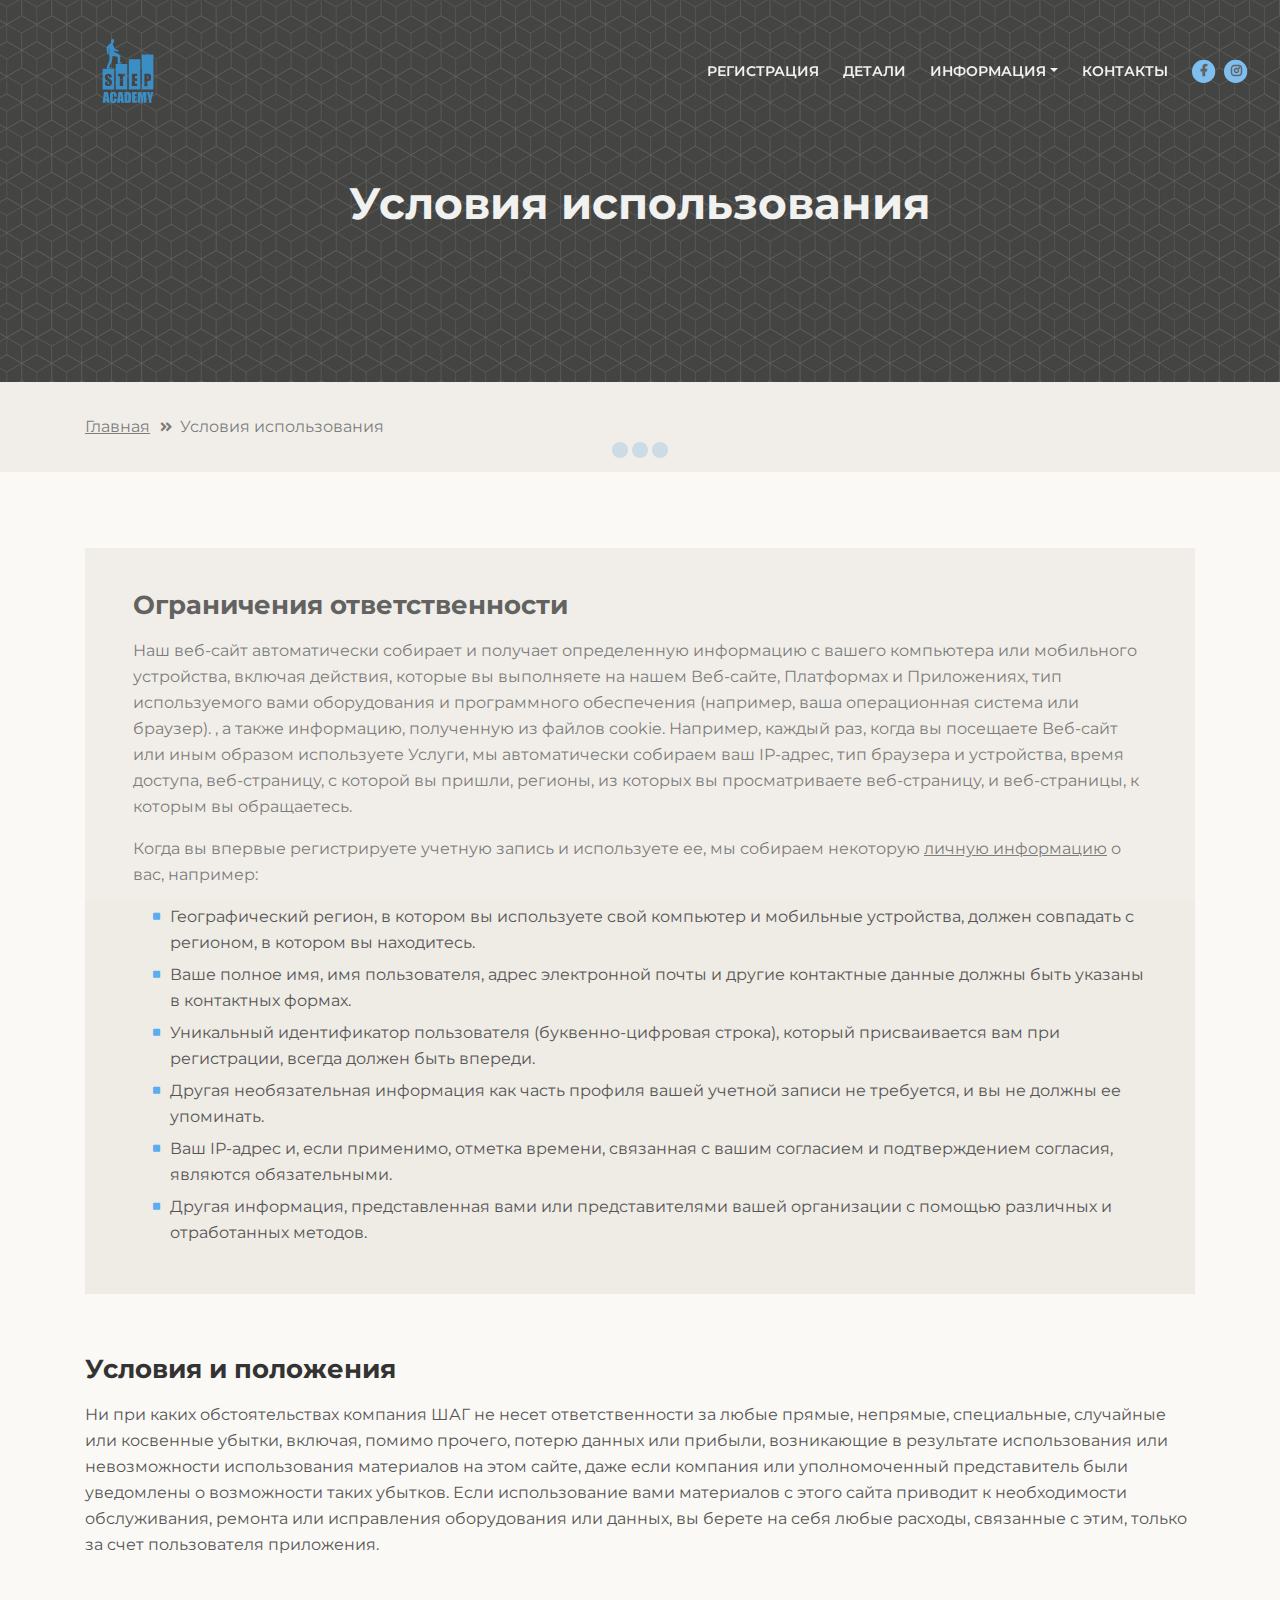
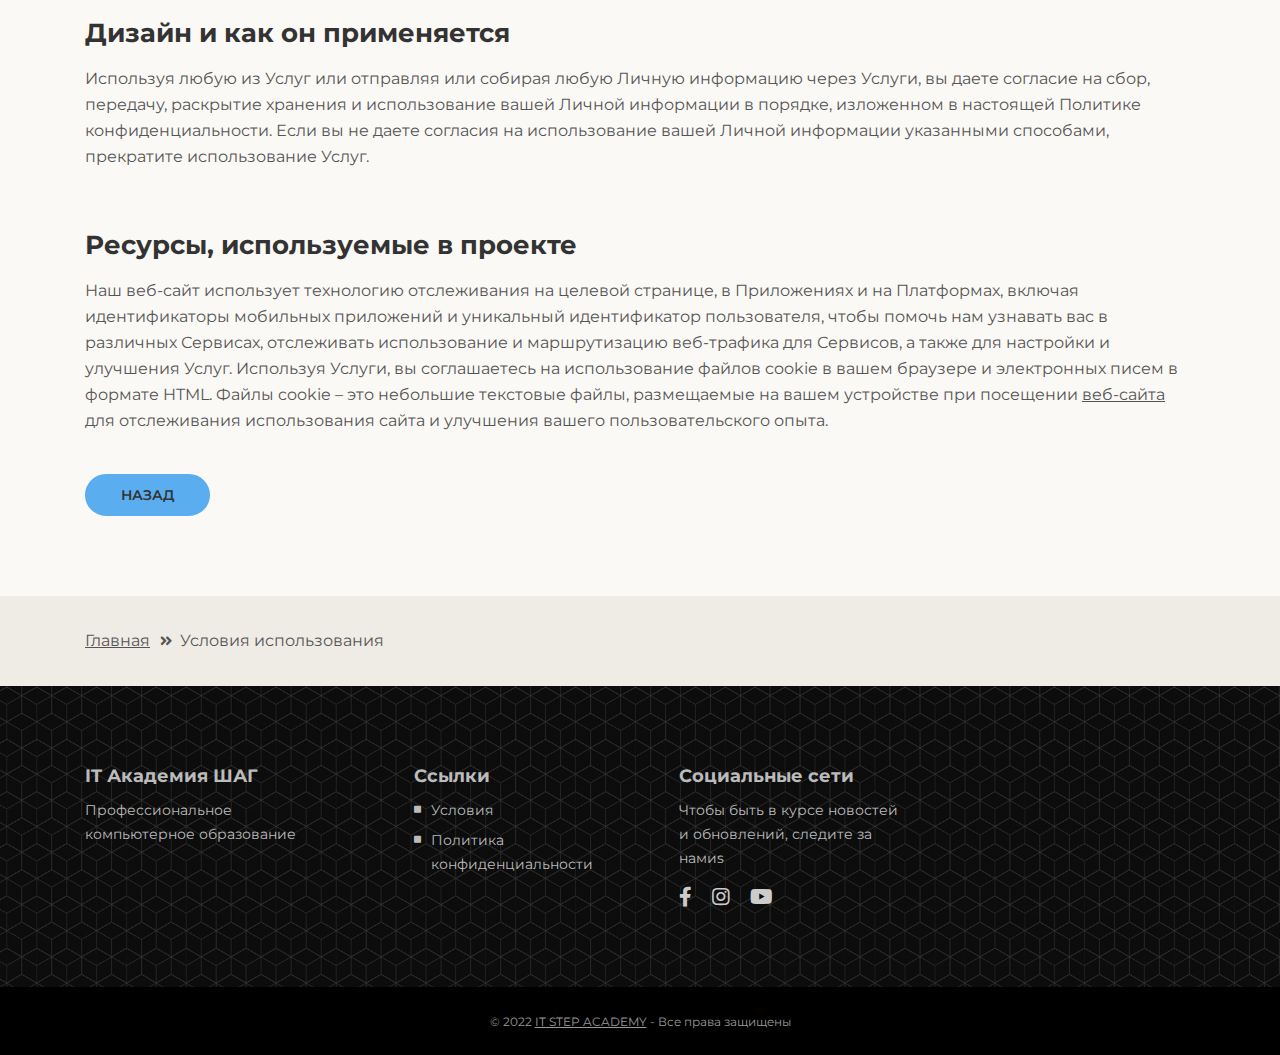
<file: terms-conditions.html>
<!DOCTYPE html>
<html lang="ru">
<head>
    <meta charset="utf-8">
    <meta name="viewport" content="width=device-width, initial-scale=1, shrink-to-fit=no">
    
    <!-- SEO-метатеги -->
    <meta name="description" content="Обучение, IT-школа, робототехника, IT специлист, онлайн обучение, мероприятия, IT академия, шаг, IT STEP ACADEMY">
    <meta name="author" content="IT step">

    <!-- Название веб-сайта -->
    <title>Условия использования</title>
    
    <!-- Стили -->
    <link href="https://fonts.googleapis.com/css?family=Montserrat:400,400i,600,700,700i&display=swap" rel="stylesheet">
    <link href="css/bootstrap.css" rel="stylesheet">
    <link href="css/fontawesome-all.css" rel="stylesheet">
    <link href="css/swiper.css" rel="stylesheet">
    <link href="css/magnific-popup.css" rel="stylesheet">
    <link href="css/styles.css" rel="stylesheet">
     
    <!-- Favicon  -->
    <link rel="icon" href="images/favicon.png">
    
</head>
<body data-spy="scroll" data-target=".fixed-top">
    

	<div class="spinner-wrapper">
        <div class="spinner">
            <div class="bounce1"></div>
            <div class="bounce2"></div>
            <div class="bounce3"></div>
        </div>
    </div>

    


    <nav class="navbar navbar-expand-lg navbar-dark navbar-custom fixed-top">


        <a class="navbar-brand logo-image" href="index.html"><img src="images/logo.svg" alt="alternative"></a>
        

        <button class="navbar-toggler" type="button" data-toggle="collapse" data-target="#navbarsExampleDefault" aria-controls="navbarsExampleDefault" aria-expanded="false" aria-label="Toggle navigation">
            <span class="navbar-toggler-awesome fas fa-bars"></span>
            <span class="navbar-toggler-awesome fas fa-times"></span>
        </button>


        <div class="collapse navbar-collapse" id="navbarsExampleDefault">
            <ul class="navbar-nav ml-auto">
                <li class="nav-item">
                    <a class="nav-link page-scroll" href="index.html#register">РЕГИСТРАЦИЯ <span class="sr-only">(current)</span></a>
                </li>
                <li class="nav-item">
                    <a class="nav-link page-scroll" href="index.html#description">ДЕТАЛИ</a>
                </li>
          
                <li class="nav-item dropdown">
                    <a class="nav-link dropdown-toggle page-scroll" href="index.html#date" id="navbarDropdown" role="button" aria-haspopup="true" aria-expanded="false">ИНФОРМАЦИЯ</a>
                    <div class="dropdown-menu" aria-labelledby="navbarDropdown">
                        <a class="dropdown-item" href="terms-conditions.html"><span class="item-text">УСЛОВИЯ</span></a>
                        <div class="dropdown-divider"></div>
                        <a class="dropdown-item" href="privacy-policy.html"><span class="item-text">ПОЛИТИКА КОНФИДЕНЦИАЛЬНОСТИ</span></a>
                    </div>
                </li>


                <li class="nav-item">
                    <a class="nav-link page-scroll" href="index.html#contact">КОНТАКТЫ</a>
                </li>
            </ul>
            <span class="nav-item social-icons">
                <span class="fa-stack">
                    <a href="https://www.facebook.com/itstep.onlinekz">
                        <i class="fas fa-circle fa-stack-2x"></i>
                        <i class="fab fa-facebook-f fa-stack-1x"></i>
                    </a>
                </span>
                <span class="fa-stack">
                    <a href="https://www.instagram.com/itstep.onlinekz/">
                        <i class="fas fa-circle fa-stack-2x"></i>
                        <i class="fab fa-instagram fa-stack-1x"></i>
                    </a>
                </span>
            </span>
        </div>
    </nav> 




    <header id="header" class="ex-header">
        <div class="container">
            <div class="row">
                <div class="col-lg-12">
                    <h1 class="white">Условия использования</h1>
                </div> 
            </div> 
        </div> 
    </header> 




    <div class="ex-basic-1">
        <div class="container">
            <div class="row">
                <div class="col-lg-12">
                    <div class="breadcrumbs">
                        <a href="index.html">Главная</a><i class="fa fa-angle-double-right"></i><span>Условия использования</span>
                    </div> 
                </div>
            </div> 
        </div> 
    </div> 




    <div class="ex-basic-2">
        <div class="container">
            <div class="row">
                <div class="col-lg-12">
                    <div class="text-container dark">
                        <h3>Ограничения ответственности</h3>
                        <p>Наш веб-сайт автоматически собирает и получает определенную информацию с вашего компьютера или мобильного устройства, включая действия, которые вы выполняете на нашем Веб-сайте, Платформах и Приложениях, тип используемого вами оборудования и программного обеспечения (например, ваша операционная система или браузер). , а также информацию, полученную из файлов cookie. Например, каждый раз, когда вы посещаете Веб-сайт или иным образом используете Услуги, мы автоматически собираем ваш IP-адрес, тип браузера и устройства, время доступа, веб-страницу, с которой вы пришли, регионы, из которых вы просматриваете веб-страницу, и веб-страницы, к которым вы обращаетесь.</p>
                        <p>Когда вы впервые регистрируете учетную запись и используете ее, мы собираем некоторую <a href="#your-link">личную информацию</a> о вас, например:</p>
                        <ul class="list-unstyled li-space-lg indent">
                            <li class="media">
                                <i class="fas fa-square"></i>
                                <div class="media-body">Географический регион, в котором вы используете свой компьютер и мобильные устройства, должен совпадать с регионом, в котором вы находитесь.</div>
                            </li>
                            <li class="media">
                                <i class="fas fa-square"></i>
                                <div class="media-body">Ваше полное имя, имя пользователя, адрес электронной почты и другие контактные данные должны быть указаны в контактных формах.</div>
                            </li>
                            <li class="media">
                                <i class="fas fa-square"></i>
                                <div class="media-body">Уникальный идентификатор пользователя (буквенно-цифровая строка), который присваивается вам при регистрации, всегда должен быть впереди.</div>
                            </li>
                            <li class="media">
                                <i class="fas fa-square"></i>
                                <div class="media-body">Другая необязательная информация как часть профиля вашей учетной записи не требуется, и вы не должны ее упоминать.</div>
                            </li>
                            <li class="media">
                                <i class="fas fa-square"></i>
                                <div class="media-body">Ваш IP-адрес и, если применимо, отметка времени, связанная с вашим согласием и подтверждением согласия, являются обязательными.</div>
                            </li>
                            <li class="media">
                                <i class="fas fa-square"></i>
                                <div class="media-body">Другая информация, представленная вами или представителями вашей организации с помощью различных и отработанных методов.</div>
                            </li>
                        </ul>
                    </div> 
                    
                    <div class="text-container">
                        <h3>Условия и положения</h3>
                        <p>Ни при каких обстоятельствах компания ШАГ не несет ответственности за любые прямые, непрямые, специальные, случайные или косвенные убытки, включая, помимо прочего, потерю данных или прибыли, возникающие в результате использования или невозможности использования материалов на этом сайте, даже если  компания  или уполномоченный представитель были уведомлены о возможности таких убытков. Если использование вами материалов с этого сайта приводит к необходимости обслуживания, ремонта или исправления оборудования или данных, вы берете на себя любые расходы, связанные с этим, только за счет пользователя приложения.</p>
                    </div> 

                    <div class="text-container">
                        <h3>Дизайн и как он применяется</h3>
                        <p>Используя любую из Услуг или отправляя или собирая любую Личную информацию через Услуги, вы даете согласие на сбор, передачу, раскрытие хранения и использование вашей Личной информации в порядке, изложенном в настоящей Политике конфиденциальности. Если вы не даете согласия на использование вашей Личной информации указанными способами, прекратите использование Услуг.</p>
                    </div> 
                    
                    <div class="text-container last">
                        <h3> Ресурсы, используемые в проекте</h3>
                        <p>Наш веб-сайт использует технологию отслеживания на целевой странице, в Приложениях и на Платформах, включая идентификаторы мобильных приложений и уникальный идентификатор пользователя, чтобы помочь нам узнавать вас в различных Сервисах, отслеживать использование и маршрутизацию веб-трафика для Сервисов, а также для настройки и улучшения Услуг. Используя Услуги, вы соглашаетесь на использование файлов cookie в вашем браузере и электронных писем в формате HTML. Файлы cookie – это небольшие текстовые файлы, размещаемые на вашем устройстве при посещении <a href="#your-link">веб-сайта</a> для отслеживания использования сайта и улучшения вашего пользовательского опыта.</p>
                        <a class="btn-solid-reg" href="index.html">НАЗАД</a>
                    </div> 
                </div>
            </div> 
        </div> 
    </div> 


    

    <div class="ex-basic-1">
        <div class="container">
            <div class="row">
                <div class="col-lg-12">
                    <div class="breadcrumbs">
                        <a href="index.html">Главная</a><i class="fa fa-angle-double-right"></i><span>Условия использования</span>
                    </div> 
                </div> 
            </div> 
        </div> 
    </div> 




    <div class="footer">
        <div class="container">
            <div class="row">
                <div class="col-md-3">
                    <div class="footer-col first">
                        <h5>IT Академия ШАГ</h5>
                        <p class="p-small">Профессиональное компьютерное образование</p>
                    </div>
                </div> <!-- end of col -->
                <div class="col-md-3">
                    <div class="footer-col third">
                        <h5>Ссылки</h5>
                        <ul class="list-unstyled li-space-lg p-small">
                            <li class="media">
                                <i class="fas fa-square"></i>
                                <div class="media-body"><a href="terms-conditions.html">Условия</a></div>
                            </li>
                            <li class="media">
                                <i class="fas fa-square"></i>
                                <div class="media-body"><a href="privacy-policy.html">Политика конфиденциальности</a></div>
                            </li>
                        </ul>
                    </div>
                </div> 
                <div class="col-md-3">
                    <div class="footer-col fourth">
                        <h5>Социальные сети</h5>
                        <p class="p-small">Чтобы быть в курсе новостей и обновлений, следите за намиs</p>
                        <a href="https://www.facebook.com/itstep.onlinekz">
                            <i class="fab fa-facebook-f"></i>
                        </a>
                        <a href="https://www.instagram.com/itstep.onlinekz/">
                            <i class="fab fa-instagram"></i>
                        </a>
                        <a href="https://youtube.com/channel/UCQYiCTLx80jStbnarTGtqsQ/channels">
                            <i class="fab fa-youtube"></i>
                        </a>
                    </div> 
                </div> 
            </div> 
        </div> 
    </div> 



    <div class="copyright">
        <div class="container">
            <div class="row">
                <div class="col-lg-12">
                    <p class="p-small">© 2022 <a href="https://online-kz.itstep.org/">IT STEP ACADEMY</a> - Все права защищены</p>
                </div> 
            </div> 
        </div> 
    </div> 

    
    	
    <!-- Скрипты -->
    <script src="js/jquery.min.js"></script> <!-- jQuery для плагинов JavaScript Bootstrap -->
    <script src="js/popper.min.js"></script> <!-- Библиотека всплывающих подсказок Popper для Bootstrap -->
    <script src="js/bootstrap.min.js"></script> <!-- Bootstrap framework -->
    <script src="js/jquery.easing.min.js"></script> <!-- jQuery Easing для плавной прокрутки между якорями -->
    <script src="js/jquery.countdown.min.js"></script> <!-- Плагин Final Countdown для jQuery -->
    <script src="js/swiper.min.js"></script> <!-- Swiper для слайдеров изображений и текста -->
    <script src="js/jquery.magnific-popup.js"></script> <!-- Magnific Popup для лайтбоксов -->
    <script src="js/validator.min.js"></script> <!-- Validator.js — плагин Bootstrap, который проверяет формы -->
    <script src="js/scripts.js"></script> <!-- Пользовательские скрипты -->
</body>
</html>
</file>
<file: css/styles.css>
body,
html {
    width: 100%;
	height: 100%;
}

body, p {
	color: #555; 
	font: 400 1rem/1.625rem "Montserrat", sans-serif;
}

.p-large {
	font: 400 1.125rem/1.75rem "Montserrat", sans-serif;
}

.p-small {
	font: 400 0.875rem/1.5rem "Montserrat", sans-serif;
}

.p-heading {
	margin-bottom: 3.75rem;
}

h1 {
	color: #333;
	font: 700 2.75rem/3.375rem "Montserrat", sans-serif;
}

h2 {
	color: #333;
	font: 700 2.25rem/2.875rem "Montserrat", sans-serif;
}

h3 {
	color: #333;
	font: 700 1.625rem/2.125rem "Montserrat", sans-serif;
}

h4 {
	color: #333;
	font: 700 1.25rem/1.875rem "Montserrat", sans-serif;
}

h5 {
	color: #333;
	font: 700 1.125rem/1.75rem "Montserrat", sans-serif;
}

h6 {
	color: #333;
	font: 700 1rem/1.625rem "Montserrat", sans-serif;
}

.testimonial-text {
	font-style: italic;
}

.testimonial-author {
	font-weight: 700;
	font-size: 1rem;
	line-height: 1.625rem;
}

.li-space-lg li {
	margin-bottom: 0.375rem;
}

.indent {
	padding-left: 1.25rem;
}

a {
	color: #555;
	text-decoration: underline;
}

a:hover {
	color: #555;
	text-decoration: underline;
}

.white {
	color: #eee;
}

.btn-solid-reg {
	display: inline-block;
	padding: 1.1875rem 2.125rem 1.1875rem 2.125rem;
	border: 0.125rem solid #5aadee;
	border-radius: 2rem;
	background-color: #5aadee;
	color: #333;
	font: 600 0.875rem/0 "Montserrat", sans-serif;
	text-decoration: none;
	transition: all 0.2s;
}

.btn-solid-reg:hover {
	border: 0.125rem solid #333;
	background-color: transparent;
	color: #333;
	text-decoration: none;
}

.btn-solid-lg {
	display: inline-block;
	padding: 1.375rem 2.625rem 1.375rem 2.625rem;
	border: 0.125rem solid #5aadee;
	border-radius: 2rem;
	background-color: #5aadee;
	color: #333;
	font: 600 0.875rem/0 "Montserrat", sans-serif;
	text-decoration: none;
	transition: all 0.2s;
}

.btn-solid-lg:hover {
	border: 0.125rem solid #333;
	background-color: transparent;
	color: #333;
	text-decoration: none;
}

.btn-outline-reg {
	display: inline-block;
	padding: 1.1875rem 2.125rem 1.1875rem 2.125rem;
	border: 0.125rem solid #333;
	border-radius: 2rem;
	background-color: transparent;
	color: #333;
	font: 600 0.875rem/0 "Montserrat", sans-serif;
	text-decoration: none;
	transition: all 0.2s;
}

.btn-outline-reg:hover {
	border: 0.125rem solid #5aadee;
	background-color: #5aadee;
	color: #333;
	text-decoration: none;
}

.btn-outline-lg {
	display: inline-block;
	padding: 1.375rem 2.625rem 1.375rem 2.625rem;
	border: 0.125rem solid #333;
	border-radius: 2rem;
	background-color: transparent;
	color: #333;
	font: 600 0.875rem/0 "Montserrat", sans-serif;
	text-decoration: none;
	transition: all 0.2s;
}

.btn-outline-lg:hover {
	border: 0.125rem solid #5aadee;
	background-color: #5aadee;
	color: #333;
	text-decoration: none;
}

.btn-outline-sm {
	display: inline-block;
	padding: 1rem 1.625rem 0.875rem 1.625rem;
	border: 0.125rem solid #333;
	border-radius: 2rem;
	background-color: transparent;
	color: #333;
	font: 600 0.875rem/0 "Montserrat", sans-serif;
	text-decoration: none;
	transition: all 0.2s;
}

.btn-outline-sm:hover {
	border: 0.125rem solid #5aadee;
	background-color: #5aadee;
	color: #333;
	text-decoration: none;
}

.form-group {
	position: relative;
	margin-bottom: 1.25rem;
}

.form-group.has-error.has-danger {
	margin-bottom: 0.625rem;
}

.form-group.has-error.has-danger .help-block.with-errors ul {
	margin-top: 0.375rem;
}

.label-control {
	position: absolute;
	top: 0.87rem;
	left: 1.375rem;
	color: #555;
	opacity: 1;
	font: 400 0.875rem/1.375rem "Montserrat", sans-serif;
	cursor: text;
	transition: all 0.2s ease;
}


@media screen and (-ms-high-contrast: active), screen and (-ms-high-contrast: none) {  
	.label-control {
		top: 0.9375rem;
	}
}

.form-control-input:focus + .label-control,
.form-control-input.notEmpty + .label-control,
.form-control-textarea:focus + .label-control,
.form-control-textarea.notEmpty + .label-control {
	top: 0.125rem;
	opacity: 1;
	font-size: 0.75rem;
	font-weight: 700;
}

.form-control-input,
.form-control-select {
	display: block; 
	width: 100%;
	padding-top: 1.0625rem;
	padding-bottom: 0.0625rem;
	padding-left: 1.3125rem;
	border: 1px solid #c4d8dc;
	border-radius: 0.25rem;
	background-color: #fff;
	color: #555;
	font: 400 0.875rem/1.875rem "Montserrat", sans-serif;
	transition: all 0.2s;
	-webkit-appearance: none; 
}

.form-control-select {
	padding-top: 0.5rem;
	padding-bottom: 0.5rem;
	height: 3rem;
}


@media screen and (-ms-high-contrast: active), screen and (-ms-high-contrast: none) {  
	.form-control-input {
		padding-top: 1.25rem;
		padding-bottom: 0.75rem;
		line-height: 1.75rem;
	}

	.form-control-select {
		padding-top: 0.875rem;
		padding-bottom: 0.75rem;
		height: 3.125rem;
		line-height: 2.125rem;
	}
}

select {

    -webkit-appearance: none;
	-moz-appearance: none;
	-ms-appearance: none;
    -o-appearance: none;
    appearance: none;
    background-image: url('../images/down-arrow.png');
    background-position: 96% 50%;
    background-repeat: no-repeat;
    outline: none;
}

select::-ms-expand {
    display: none; 
}

.form-control-textarea {
	display: block; 
	width: 100%;
	height: 8rem; 
	padding-top: 1.25rem;
	padding-left: 1.3125rem;
	border: 1px solid #c4d8dc;
	border-radius: 0.25rem;
	background-color: #fff;
	color: #555;
	font: 400 0.875rem/1.75rem "Montserrat", sans-serif;
	transition: all 0.2s;
}

.form-control-input:focus,
.form-control-select:focus,
.form-control-textarea:focus {
	border: 1px solid #a1a1a1;
	outline: none;
}

.form-control-input:hover,
.form-control-select:hover,
.form-control-textarea:hover {
	border: 1px solid #a1a1a1;
}

.checkbox {
	font-size: 0.75rem;
	line-height: 1.25rem;
}

input[type='checkbox'] {
	vertical-align: -15%;
	margin-right: 0.375rem;
}


@media screen and (-ms-high-contrast: active), screen and (-ms-high-contrast: none) {  
	input[type='checkbox'] {
		vertical-align: -9%;
	}
}

.form-control-submit-button {
	display: inline-block;
	width: 100%;
	height: 3.125rem;
	border: 0.125rem solid #5aadee;
	border-radius: 1.5rem;
	background-color: #5aadee;
	color: #333;
	font: 600 0.875rem/0 "Montserrat", sans-serif;
	cursor: pointer;
	transition: all 0.2s;
}

.form-control-submit-button:hover {
	border: 0.125rem solid #333;
	background-color: transparent;
	color: #333;
}


#rmsgSubmit.h3.text-center.tada.animated,
#nmsgSubmit.h3.text-center.tada.animated,
#cmsgSubmit.h3.text-center.tada.animated,
#pmsgSubmit.h3.text-center.tada.animated,
#rmsgSubmit.h3.text-center,
#nmsgSubmit.h3.text-center,
#cmsgSubmit.h3.text-center,
#pmsgSubmit.h3.text-center {
	display: block;
	margin-bottom: 0;
	color: #333;
	font-weight: 700;
	font-size: 1.125rem;
	line-height: 1rem;
}

.help-block.with-errors .list-unstyled {
	font-size: 0.75rem;
	line-height: 1.125rem;
	text-align: left;
}

.help-block.with-errors ul {
	margin-bottom: 0;
}

@-webkit-keyframes tada {
	from {
		-webkit-transform: scale3d(1, 1, 1);
		-ms-transform: scale3d(1, 1, 1);
		transform: scale3d(1, 1, 1);
	}
	10%, 20% {
		-webkit-transform: scale3d(.9, .9, .9) rotate3d(0, 0, 1, -3deg);
		-ms-transform: scale3d(.9, .9, .9) rotate3d(0, 0, 1, -3deg);
		transform: scale3d(.9, .9, .9) rotate3d(0, 0, 1, -3deg);
	}
	30%, 50%, 70%, 90% {
		-webkit-transform: scale3d(1.1, 1.1, 1.1) rotate3d(0, 0, 1, 3deg);
		-ms-transform: scale3d(1.1, 1.1, 1.1) rotate3d(0, 0, 1, 3deg);
		transform: scale3d(1.1, 1.1, 1.1) rotate3d(0, 0, 1, 3deg);
	}
	40%, 60%, 80% {
		-webkit-transform: scale3d(1.1, 1.1, 1.1) rotate3d(0, 0, 1, -3deg);
		-ms-transform: scale3d(1.1, 1.1, 1.1) rotate3d(0, 0, 1, -3deg);
		transform: scale3d(1.1, 1.1, 1.1) rotate3d(0, 0, 1, -3deg);
	}
	to {
		-webkit-transform: scale3d(1, 1, 1);
		-ms-transform: scale3d(1, 1, 1);
		transform: scale3d(1, 1, 1);
	}
}

@keyframes tada {
	from {
		-webkit-transform: scale3d(1, 1, 1);
		-ms-transform: scale3d(1, 1, 1);
		transform: scale3d(1, 1, 1);
	}
	10%, 20% {
		-webkit-transform: scale3d(.9, .9, .9) rotate3d(0, 0, 1, -3deg);
		-ms-transform: scale3d(.9, .9, .9) rotate3d(0, 0, 1, -3deg);
		transform: scale3d(.9, .9, .9) rotate3d(0, 0, 1, -3deg);
	}
	30%, 50%, 70%, 90% {
		-webkit-transform: scale3d(1.1, 1.1, 1.1) rotate3d(0, 0, 1, 3deg);
		-ms-transform: scale3d(1.1, 1.1, 1.1) rotate3d(0, 0, 1, 3deg);
		transform: scale3d(1.1, 1.1, 1.1) rotate3d(0, 0, 1, 3deg);
	}
	40%, 60%, 80% {
		-webkit-transform: scale3d(1.1, 1.1, 1.1) rotate3d(0, 0, 1, -3deg);
		-ms-transform: scale3d(1.1, 1.1, 1.1) rotate3d(0, 0, 1, -3deg);
		transform: scale3d(1.1, 1.1, 1.1) rotate3d(0, 0, 1, -3deg);
	}
	to {
		-webkit-transform: scale3d(1, 1, 1);
		-ms-transform: scale3d(1, 1, 1);
		transform: scale3d(1, 1, 1);
	}
}

.tada {
	-webkit-animation-name: tada;
	animation-name: tada;
}

.animated {
	-webkit-animation-duration: 1s;
	animation-duration: 1s;
	-webkit-animation-fill-mode: both;
	animation-fill-mode: both;
}

.my-mfp-slide-bottom .zoom-anim-dialog {
	opacity: 0;
	transition: all 0.2s ease-out;
	-webkit-transform: translateY(-1.25rem) perspective(37.5rem) rotateX(10deg);
	-ms-transform: translateY(-1.25rem) perspective(37.5rem) rotateX(10deg);
	transform: translateY(-1.25rem) perspective(37.5rem) rotateX(10deg);
}

.my-mfp-slide-bottom.mfp-ready .zoom-anim-dialog {
	opacity: 1;
	-webkit-transform: translateY(0) perspective(37.5rem) rotateX(0); 
	-ms-transform: translateY(0) perspective(37.5rem) rotateX(0); 
	transform: translateY(0) perspective(37.5rem) rotateX(0); 
}


.my-mfp-slide-bottom.mfp-removing .zoom-anim-dialog {
	opacity: 0;
	-webkit-transform: translateY(-0.625rem) perspective(37.5rem) rotateX(10deg); 
	-ms-transform: translateY(-0.625rem) perspective(37.5rem) rotateX(10deg); 
	transform: translateY(-0.625rem) perspective(37.5rem) rotateX(10deg); 
}


.my-mfp-slide-bottom.mfp-bg {
	opacity: 0;
	transition: opacity 0.2s ease-out;
}


.my-mfp-slide-bottom.mfp-ready.mfp-bg {
	opacity: 0.8;
}

.my-mfp-slide-bottom.mfp-removing.mfp-bg {
	opacity: 0;
}

@-webkit-keyframes fadeIn {
	from {
		opacity: 0;
	}
	to {
		opacity: 1;
	}
}

@keyframes fadeIn {
	from {
		opacity: 0;
	}
	to {
		opacity: 1;
	}
}

.fadeIn {
	-webkit-animation: fadeIn 0.6s;
	animation: fadeIn 0.6s;
}

@-webkit-keyframes fadeOut {
	from {
		opacity: 1;
	}
	to {
		opacity: 0;
	}
}

@keyframes fadeOut {
	from {
		opacity: 1;
	}
	to {
		opacity: 0;
	}
}

.fadeOut {
	-webkit-animation: fadeOut 0.8s;
	animation: fadeOut 0.8s;
}

.spinner-wrapper {
	position: fixed;
	z-index: 999999;
	top: 0;
	right: 0;
	bottom: 0;
	left: 0;
	background: #fbf9f5;
}

.spinner {
	position: absolute;
	top: 50%; 
	left: 50%; 
	width: 3.75rem;
	height: 1.25rem;
	margin: -0.625rem 0 0 -1.875rem; 
	text-align: center;
}

.spinner > div {
	display: inline-block;
	width: 1rem;
	height: 1rem;
	border-radius: 100%;
	background-color: #5aadee;
	-webkit-animation: sk-bouncedelay 1.4s infinite ease-in-out both;
	animation: sk-bouncedelay 1.4s infinite ease-in-out both;
}

.spinner .bounce1 {
	-webkit-animation-delay: -0.32s;
	animation-delay: -0.32s;
}

.spinner .bounce2 {
	-webkit-animation-delay: -0.16s;
	animation-delay: -0.16s;
}

@-webkit-keyframes sk-bouncedelay {
	0%, 80%, 100% { -webkit-transform: scale(0); }
	40% { -webkit-transform: scale(1.0); }
}

@keyframes sk-bouncedelay {
	0%, 80%, 100% { 
		-webkit-transform: scale(0);
		-ms-transform: scale(0);
		transform: scale(0);
	} 40% { 
		-webkit-transform: scale(1.0);
		-ms-transform: scale(1.0);
		transform: scale(1.0);
	}
}



.navbar-custom {
	background-color: #fff;
	box-shadow: 0 0.0625rem 0.375rem 0 rgba(0, 0, 0, 0.04);
	font: 600 0.875rem/0.875rem "Montserrat", sans-serif;
	transition: all 0.2s;
}

.navbar-custom .navbar-brand.logo-image img {
    width: 12rem;
	height: 4rem;
}

.navbar-custom .navbar-brand.logo-text {
	font: italic 600 2rem/1.5rem "Montserrat", sans-serif;
	color: #5aadee;
	text-decoration: none;
}

.navbar-custom .navbar-nav {
	margin-top: 0.75rem;
	margin-bottom: 0.5rem;
}

.navbar-custom .nav-item .nav-link {
	padding: 0.625rem 0.75rem;
	color: #333;
	text-decoration: none;
	transition: all 0.2s ease;
}

.navbar-custom .nav-item .nav-link:hover,
.navbar-custom .nav-item .nav-link.active {
	color: #5aadee;
}


.navbar-custom .dropdown:hover > .dropdown-menu {
	display: block; 
	min-width: auto;
	animation: fadeDropdown 0.2s; 
}

@keyframes fadeDropdown {
    0% {
        opacity: 0;
    }

    100% {
        opacity: 1;
    }
}

.navbar-custom .dropdown-toggle:focus {
	outline: 0;
}

.navbar-custom .dropdown-menu {
	margin-top: 0;
	border: none;
	border-radius: 0.25rem;
	background-color: #fff;
}

.navbar-custom .dropdown-item {
	color: #333;
	text-decoration: none;
}

.navbar-custom .dropdown-item:hover {
	background-color: #fff;
}

.navbar-custom .dropdown-item .item-text {
	font: 600 0.875rem/0.875rem "Montserrat", sans-serif;
}

.navbar-custom .dropdown-item:hover .item-text {
	color: #5aadee;
}

.navbar-custom .dropdown-divider {
	width: 100%;
	height: 1px;
	margin: 0.75rem auto 0.725rem auto;
	border: none;
	background-color: #c4d8dc;
	opacity: 0.2;
}


.navbar-custom .social-icons {
	display: none;
}

.navbar-custom .navbar-toggler {
	padding: 0;
	border: none;
	color: #333;
	font-size: 2rem;
}

.navbar-custom button[aria-expanded='false'] .navbar-toggler-awesome.fas.fa-times{
	display: none;
}

.navbar-custom button[aria-expanded='false'] .navbar-toggler-awesome.fas.fa-bars{
	display: inline-block;
}

.navbar-custom button[aria-expanded='true'] .navbar-toggler-awesome.fas.fa-bars{
	display: none;
}

.navbar-custom button[aria-expanded='true'] .navbar-toggler-awesome.fas.fa-times{
	display: inline-block;
	margin-right: 0.125rem;
}



.header {
	position: relative;
	padding-top: 8rem;
	padding-bottom: 40%;
	background: linear-gradient(to bottom right, rgba(0, 0, 0, 0.7), rgba(0, 0, 0, 0.7)), url('../images/header-background.png') center center no-repeat;
	background-size: cover;
	text-align: center;
}

.header .countdown {
	margin-bottom: 0.5rem;
	color: #fff;
	text-align: center;
}

.header .countdown #clock .counter-number {
	display: inline-block;
	width: 6.5rem;
	height: 6.5rem;
	margin-right: 0.5rem;
	margin-bottom: 1.25rem;
	margin-left: 0.5rem;
	padding-top: 2rem;
	border: 0.125rem solid #fff;
	border-radius: 50%;
	font-weight: 400;
	font-size: 2.25rem;
	line-height: 1.25rem;
	text-align: center;
}

.header .countdown #clock .counter-number .timer-text {
	font-size: 0.75rem;
	line-height: 1rem;
	text-align: center;
}

.header h1 {
	margin-bottom: 0.75rem;
	color: #eee;
}

.header .p-large {
	margin-bottom: 1.75rem;
	color: #ddd;
}

.header .btn-solid-lg {
	margin-right: 0.5rem;
	margin-bottom: 1.125rem;
	margin-left: 0.5rem;
}

.header .btn-solid-lg:hover {
	border: 0.125rem solid #5aadee;
	color: #5aadee;
}

.header .btn-outline-lg {
	border: 0.125rem solid #fff;
	color: #fff;
}

.header .btn-outline-lg:hover {
	background-color: #fff;
	color: #333;
}

.header .outer-container {
	position: absolute;
	right: 0;
	bottom: -2rem;
	left: 0;
	margin-right: auto;
	margin-left: auto;
	width: 100%;
}

.header .slider-container {
	position: relative;
}

.header .swiper-container {
	position: static;
	width: 80%;
	border-radius: 0.75rem;
}

.header .swiper-container img {
	border-radius: 0.75rem;
}

.header .swiper-button-prev:focus,
.header .swiper-button-next:focus {

	outline: none;
}

.header .swiper-button-prev {
	left: 0.25rem;
	background-image: url("data:image/svg+xml;charset=utf-8,%3Csvg%20xmlns%3D'http%3A%2F%2Fwww.w3.org%2F2000%2Fsvg'%20viewBox%3D'0%200%2028%2044'%3E%3Cpath%20d%3D'M0%2C22L22%2C0l2.1%2C2.1L4.2%2C22l19.9%2C19.9L22%2C44L0%2C22L0%2C22L0%2C22z'%20fill%3D'%23ffffff'%2F%3E%3C%2Fsvg%3E");
	background-size: 1.125rem 1.75rem;
}

.header .swiper-button-next {
	right: 0.25rem;
	background-image: url("data:image/svg+xml;charset=utf-8,%3Csvg%20xmlns%3D'http%3A%2F%2Fwww.w3.org%2F2000%2Fsvg'%20viewBox%3D'0%200%2028%2044'%3E%3Cpath%20d%3D'M27%2C22L27%2C22L5%2C44l-2.1-2.1L22.8%2C22L2.9%2C2.1L5%2C0L27%2C22L27%2C22z'%20fill%3D'%23ffffff'%2F%3E%3C%2Fsvg%3E");
	background-size: 1.125rem 1.75rem;
}



.form-1 {
	padding-top: 6rem;
	padding-bottom: 6.25rem;
	background-color: #5aadee;
}

.form-1 h2 {
	margin-bottom: 1.25rem;
}

.form-1 p,
.form-1 .list-unstyled,
.form-1 .help-block,
.form-1 .checkbox,
.form-1 .checkbox a {
	color: #333;
}

.form-1 p {
	margin-bottom: 1.5rem;
}

.form-1 .list-unstyled .fas {
	color: #333;
	font-size: 0.5rem;
	line-height: 1.5rem;
}

.form-1 .list-unstyled .media-body {
	margin-left: 0.625rem;
}

.form-1 .form-control-input {
	border: 1px solid #ffedd0;
	background-color: #ffedd0;
}

.form-1 .form-control-input:hover {
	border: 1px solid #fff;
}

.form-1 .form-control-submit-button {
	border: 0.125rem solid #333;
	background-color: transparent;
}

.form-1 .form-control-submit-button:hover {
	border: 0.125rem solid #ffedd0;
	background-color: #ffedd0;
}



.slider-1 {
	padding-top: 3.5rem;
	padding-bottom: 3rem;
	background-color: #fbf9f5;
	text-align: center;
}

.slider-1 .p-small {
	color: #797fa7;
}

.slider-1 .slider-container {
	margin-right: 1.5rem;
	margin-left: 1.5rem;
}



.basic-1 {
	padding-top: 3.75rem;
	padding-bottom: 3.5rem;
	background-color: #fbf9f5;
}

.basic-1 h2 {
	margin-bottom: 1.25rem;
}

.basic-1 img {
	margin-bottom: 2.5rem;
	border-radius: 0.25rem;
}



.basic-2 {
	padding-top: 3.5rem;
	padding-bottom: 2.75rem;
	background-color: #fbf9f5;
}

.basic-2 h2 {
	margin-bottom: 3.75rem;
	text-align: center;
}

.basic-2 .li-space-lg li {
	margin-bottom: 1.375rem;
}

.basic-2 .list-unstyled .bullet {
	margin-right: 0.625rem;
	width: 2.125rem;
	height: 2.125rem;
	border-radius: 50%;
	background-color: #5aadee;
	color: #333;
	font-style: normal;
	font-weight: 700;
	font-size: 0.875rem;
	line-height: 2rem;
	text-align: center;
}



.basic-3 {
	padding-top: 2.75rem;
	padding-bottom: 4rem;
	background-color: #fbf9f5;
}

.basic-3 .text-container {
	margin-bottom: 3.5rem;
}

.basic-3 h2 {
	margin-bottom: 1.25rem;
}

.basic-3 p {
	margin-bottom: 1.375rem;
}

.basic-3 img {
	border-radius: 0.25rem;
}



.lightbox-basic {
	margin: 2.5rem auto;
	padding: 2rem 1.5rem 2rem 1.5rem;
	border-radius: 0.25rem;
	background: #fbf9f5;
	text-align: left;
}

.lightbox-basic .container {
	padding-right: 0;
	padding-left: 0;
}

.lightbox-basic .image-container {
	max-width: 33.75rem;
	margin-right: auto;
	margin-bottom: 3rem;
	margin-left: auto;
}

.lightbox-basic .image-container img {
	border-radius: 0.25rem;
}

.lightbox-basic h3 {
	margin-bottom: 0.5rem;
}

.lightbox-basic hr {
	width: 2.5rem;
	height: 0.125rem;
	margin-top: 0;
	margin-bottom: 0.875rem;
	margin-left: 0;
	border: 0;
	background-color: #555;
	text-align: left;
}

.lightbox-basic h4 {
	margin-bottom: 1rem;
}

.lightbox-basic .list-unstyled .fas {
	color: #555;
	font-size: 0.5rem;
	line-height: 1.5rem;
}

.lightbox-basic .list-unstyled .media-body {
	margin-left: 0.625rem;
}

.lightbox-basic .btn-outline-reg,
.lightbox-basic .btn-solid-reg {
	margin-top: 0.75rem;
}


.lightbox-basic .btn-solid-reg.mfp-close {
	position: relative;
	width: auto;
	height: auto;
	color: #333;
	opacity: 1;
}

.lightbox-basic .btn-solid-reg.mfp-close:hover {
	color: #333;
}

.lightbox-basic a.mfp-close.as-button {
	position: relative;
	width: auto;
	height: auto;
	margin-left: 0.375rem;
	color: #333;
	opacity: 1;
}

.lightbox-basic a.mfp-close.as-button:hover {
	color: #333;
}


.lightbox-basic button.mfp-close.x-button {
	position: absolute;
	top: -0.125rem;
	right: -0.125rem;
	width: 2.75rem;
	height: 2.75rem;
	color: #707984;
}



.basic-4 {
	padding-top: 4rem;
	padding-bottom: 3rem;
	background-color: #fbf9f5;
}

.basic-4 h2 {
	margin-bottom: 2.75rem;
	text-align: center;
}

.basic-4 .image-container {
	margin-bottom: 2rem;
}

.basic-4 .image-container img {
	border-radius: 0.75rem;
}

.basic-4 .video-wrapper {
	position: relative;
}


.basic-4 .video-play-button {
	position: absolute;
	z-index: 10;
	top: 50%;
	left: 50%;
	display: block;
	box-sizing: content-box;
	width: 2rem;
	height: 2.75rem;
	padding: 1.125rem 1.25rem 1.125rem 1.75rem;
	border-radius: 50%;
	-webkit-transform: translateX(-50%) translateY(-50%);
	-ms-transform: translateX(-50%) translateY(-50%);
	transform: translateX(-50%) translateY(-50%);
}
  
.basic-4 .video-play-button:before {
	content: "";
	position: absolute;
	z-index: 0;
	top: 50%;
	left: 50%;
	display: block;
	width: 4.75rem;
	height: 4.75rem;
	border-radius: 50%;
	background: #5aadee;
	animation: pulse-border 1500ms ease-out infinite;
	-webkit-transform: translateX(-50%) translateY(-50%);
	-ms-transform: translateX(-50%) translateY(-50%);
	transform: translateX(-50%) translateY(-50%);
}
  
.basic-4 .video-play-button:after {
	content: "";
	position: absolute;
	z-index: 1;
	top: 50%;
	left: 50%;
	display: block;
	width: 4.375rem;
	height: 4.375rem;
	border-radius: 50%;
	background: #5aadee;
	transition: all 200ms;
	-webkit-transform: translateX(-50%) translateY(-50%);
	-ms-transform: translateX(-50%) translateY(-50%);
	transform: translateX(-50%) translateY(-50%);
}
  
.basic-4 .video-play-button span {
	position: relative;
	display: block;
	z-index: 3;
	top: 0.375rem;
	left: 0.25rem;
	width: 0;
	height: 0;
	border-left: 1.625rem solid #fff;
	border-top: 1rem solid transparent;
	border-bottom: 1rem solid transparent;
}
  
@keyframes pulse-border {
	0% {
		transform: translateX(-50%) translateY(-50%) translateZ(0) scale(1);
		opacity: 1;
	}
	100% {
		transform: translateX(-50%) translateY(-50%) translateZ(0) scale(1.5);
		opacity: 0;
	}
}

.cards {
	padding-top: 3rem;
	padding-bottom: 2rem;
	background-color: #fbf9f5;
}

.cards h2 {
	margin-bottom: 1rem;
	text-align: center;
}

.cards p {
	text-align: center;
}

.cards .card {
	max-width: 21rem;
	margin-right: auto;
	margin-bottom: 4rem;
	margin-left: auto;
	padding: 3rem 1.625rem 1.75rem 1.625rem;
	border: none;
	background-color: #fff;
	text-align: center;
}

.cards .card-image {
	width: 6rem;
	height: 6rem;
	margin-right: auto;
	margin-bottom: 1.5rem;
	margin-left: auto;
	border-radius: 50%;
	background-color: #fbf9f5;
}

.cards .fas,
.cards .far {
	color: #5aadee;
	font-size: 3rem;
	line-height: 6rem;
}

.cards .card-body {
	padding: 0;
}

.cards .card-title {
	margin-bottom: 0.5rem;
}



.slider-2 {
	padding-top: 2.5rem;
	padding-bottom: 4rem;
	background-color: #fbf9f5;
}

.slider-2 h3 {
	margin-bottom: 3.75rem;
	text-align: center;
}

.slider-2 .slider-container {
	position: relative;
}

.slider-2 .swiper-container {
	position: static;
	width: 88%;
	text-align: center;
}

.slider-2 .image-wrapper {
	width: 6rem;
	margin-right: auto;
	margin-bottom: 1.5rem;
	margin-left: auto;
}

.slider-2 .image-wrapper img {
	border-radius: 0.25rem;
}

.slider-2 .testimonial-text {
	margin-bottom: 0.5rem;
}

.slider-2 .testimonial-author {
	color: #333;
}

.slider-2 .swiper-button-prev,
.slider-2 .swiper-button-next {
	width: 1.125rem;
}

.slider-2 .swiper-button-prev:focus,
.slider-2 .swiper-button-next:focus {

	outline: none;
}

.slider-2 .swiper-button-prev {
	left: -0.5rem;
	background-image: url("data:image/svg+xml;charset=utf-8,%3Csvg%20xmlns%3D'http%3A%2F%2Fwww.w3.org%2F2000%2Fsvg'%20viewBox%3D'0%200%2028%2044'%3E%3Cpath%20d%3D'M0%2C22L22%2C0l2.1%2C2.1L4.2%2C22l19.9%2C19.9L22%2C44L0%2C22L0%2C22L0%2C22z'%20fill%3D'%23505c67'%2F%3E%3C%2Fsvg%3E");
	background-size: 1.125rem 1.75rem;
}

.slider-2 .swiper-button-next {
	right: -0.5rem;
	background-image: url("data:image/svg+xml;charset=utf-8,%3Csvg%20xmlns%3D'http%3A%2F%2Fwww.w3.org%2F2000%2Fsvg'%20viewBox%3D'0%200%2028%2044'%3E%3Cpath%20d%3D'M27%2C22L27%2C22L5%2C44l-2.1-2.1L22.8%2C22L2.9%2C2.1L5%2C0L27%2C22L27%2C22z'%20fill%3D'%23505c67'%2F%3E%3C%2Fsvg%3E");
	background-size: 1.125rem 1.75rem;
}



.basic-5 {
	background-color: #fbf9f5;
}

.basic-5 .text-container {
	padding-top: 6rem;
	padding-bottom: 6.125rem;
	border-radius: 0.75rem;
	background: linear-gradient(to bottom right, rgba(0, 0, 0, 0.8), rgba(0, 0, 0, 0.8)), url('../images/date-background.jpg') center center no-repeat;
	background-size: cover;
	text-align: center;
}

.basic-5 h2 {
	width: 90%;
	margin-right: auto;
	margin-bottom: 2rem;
	margin-left: auto;
	color: #eee;
}

.basic-5 p {
	width: 88%;
	margin-right: auto;
	margin-bottom: 1.75rem;
	margin-left: auto;
	color: #ddd;
}

.basic-5 .btn-solid-lg:hover {
	border: 0.125rem solid #fff;
	color: #fff;
}



.form-2 {
	padding-top: 8.125rem;
	padding-bottom: 5.75rem;
	background-color: #fbf9f5;
}

.form-2 h3 {
	margin-bottom: 3.25rem;
	text-align: center;
}

.form-2 form {
	margin-bottom: 3rem;
}

.form-2 .icon-container {
	text-align: center;
}

.form-2 .fa-stack {
	width: 2em;
	margin-bottom: 0.75rem;
	margin-right: 0.375rem;
	font-size: 1.5rem;
}

.form-2 .fa-stack .fa-stack-1x {
    color: #333;
	transition: all 0.2s ease;
}

.form-2 .fa-stack .fa-stack-2x {
	color: #5aadee;
	transition: all 0.2s ease;
}

.form-2 .fa-stack:hover .fa-stack-1x {
	color: #5aadee;
}

.form-2 .fa-stack:hover .fa-stack-2x {
    color: #333;
}



.form-3 {
	padding-top: 6.125rem;
	padding-bottom: 5.125rem;
	background-color: #5aadee;
}

.form-3 .text-container {
	margin-bottom: 3rem;
}

.form-3 h2 {
	margin-bottom: 1.125rem;
}

.form-3 p {
	color: #333;
	margin-bottom: 2rem;
}

.form-3 h3 {
	margin-bottom: 0.875rem;
}

.form-3 .list-unstyled,
.form-3 .list-unstyled a {
	color: #333;
}

.form-3 .list-unstyled .fas {
	color: #333;
	font-size: 1rem;
	line-height: 1.625rem;
}

.form-3 .list-unstyled .media-body {
	margin-left: 0.75rem;
}

.form-3 .list-unstyled .media-body .fas.fa-globe {
	margin-left: 1.125rem;
	margin-right: 0.75rem;
}

.form-3 .form-control-input,
.form-3 .form-control-textarea {
	border: 1px solid #ffedd0;
	background-color: #ffedd0;
}

.form-3 .form-control-input:hover,
.form-3 .form-control-textarea:hover {
	border: 1px solid #fff;
}

.form-3 .help-block,
.form-3 .checkbox,
.form-3 .checkbox a {
	color: #333;
}

.form-3 .form-control-submit-button {
	border: 0.125rem solid #333;
	background-color: transparent;
}

.form-3 .form-control-submit-button:hover {
	border: 0.125rem solid #ffedd0;
	background-color: #ffedd0;
}


.footer {
	padding-top: 4.75rem;
	padding-bottom: 2rem;
	background: linear-gradient(to bottom right, rgba(0, 0, 0, 0.8), rgba(0, 0, 0, 0.8)), url('../images/header-background.jpg') center center no-repeat;
	background-size: cover;
}

.footer .footer-col {
	margin-bottom: 2.25rem;
}

.footer h5 {
	margin-bottom: 0.5rem;
}

.footer a { 
	text-decoration: none;
}

.footer h5,
.footer p,
.footer a {
	color: #bbb;
}

.footer .list-unstyled .fas {
	color: #bbb;
	font-size: 0.5rem;
	line-height: 1.375rem;
}

.footer .list-unstyled .media-body {
	margin-left: 0.625rem;
}

.footer .fab {
	margin-bottom: 0.75rem;
	margin-right: 1rem;
	color: #ccc;
	font-size: 1.25rem;
	transition: all 0.2s ease;
}

.footer .fab:hover {
	color: #5aadee;
}


.copyright {
	padding-top: 1.5rem;
	padding-bottom: 0.375rem;
	background-color: #000;
	text-align: center;
}

.copyright .p-small {
	color: #999;
	font-size: 0.75rem;
	line-height: 1.375rem;
}

.copyright a {
	color: #999;
}


a.back-to-top {
	position: fixed;
	z-index: 999;
	right: 0.75rem;
	bottom: 0.75rem;
	display: none;
	width: 2.625rem;
	height: 2.625rem;
	border-radius: 1.875rem;
	background: #1865a0 url("../images/up-arrow.png") no-repeat center 47%;
	background-size: 1.125rem 1.125rem;
	text-indent: -9999px;
}

a:hover.back-to-top {
	background-color: #3161f0; 
}


.ex-header {
	padding-top: 8rem;
	padding-bottom: 5rem;
	background: linear-gradient(to bottom right, rgba(0, 0, 0, 0.8), rgba(0, 0, 0, 0.8)), url('../images/header-background.jpg') center center no-repeat;
	background-size: cover;
	text-align: center;
}

.ex-basic-1 {
	padding-top: 2rem;
	padding-bottom: 0.875rem;
	background-color: #efebe5;
}

.ex-basic-1 .breadcrumbs {
	margin-bottom: 1.125rem;
}

.ex-basic-1 .breadcrumbs .fa {
	margin-right: 0.5rem;
	margin-left: 0.625rem;
	font-size: 0.875rem;
}

.ex-basic-2 {
	padding-top: 4.75rem;
	padding-bottom: 4rem;
	background-color: #fbf9f5;
}

.ex-basic-2 h3 {
	margin-bottom: 1rem;
}

.ex-basic-2 .text-container {
	margin-bottom: 3.625rem;
}

.ex-basic-2 .text-container.last {
	margin-bottom: 0;
}

.ex-basic-2 .text-container.dark {
	padding: 1.625rem 1.5rem 0.75rem 2rem;
	background-color: #efebe5;
}

.ex-basic-2 .image-container-large {
	margin-bottom: 4rem;
}

.ex-basic-2 .image-container-large img {
	border-radius: 0.375rem;
}

.ex-basic-2 .image-container-small img {
	border-radius: 0.375rem;
}

.ex-basic-2 .list-unstyled .fas {
	color: #5aadee;
	font-size: 0.5rem;
	line-height: 1.5rem;
}

.ex-basic-2 .list-unstyled .media-body {
	margin-left: 0.625rem;
}

.ex-basic-2 .form-container {
	margin-top: 3rem;
}

.ex-basic-2 .btn-solid-reg {
	margin-top: 1.5rem;
}



@media (min-width: 768px) {
	

	.p-heading {
		width: 85%;
		margin-right: auto;
		margin-left: auto;
	}

	.header {
		padding-top: 9rem;
	}

	.header h1 {
		font-size: 4rem;
		line-height: 4.875rem;
		letter-spacing: -0.3px;
	}

	.header .btn-solid-lg {
		margin-bottom: 0;
		margin-left: 0;
	}

	.header .outer-container {
		bottom: -4rem;
	}

	.header .swiper-button-prev {
		left: 1.5rem;
	}
	
	.header .swiper-button-next {
		right: 1.5rem;
	}

	.form-1 {
		padding-top: 9rem;
	}

	.basic-2 h2 {
		width: 41rem;
		margin-right: auto;
		margin-left: auto;
	}

	.basic-2 .list-unstyled .bullet {
		width: 3.25rem;
		height: 3.25rem;
		margin-right: 1rem;
		font-size: 1.375rem;
		line-height: 3.25rem;
	}




	.form-2 form {
		width: 31.875rem;
		margin-right: auto;
		margin-left: auto;
	}

	.ex-header {
		padding-top: 11rem;
		padding-bottom: 9rem;
	}

	.ex-basic-2 .text-container.dark {
		padding: 2.5rem 3rem 2rem 3rem;
	}

	.ex-basic-2 .form-container {
		margin-top: 0;
	}

}




@media (min-width: 992px) {
	

	.navbar-custom {
		padding: 2.125rem 1.5rem 2.125rem 2rem;
        background: transparent;
		box-shadow: none;
	}
	
	.navbar-custom .navbar-nav {
		margin-top: 0;
		margin-bottom: 0;
	}

	.navbar-custom .nav-item .nav-link {
		padding: 0.25rem 0.75rem;
		color: #eee;
	}

	.navbar-custom.top-nav-collapse {
        padding: 0.5rem 1.5rem 0.5rem 2rem;
		background-color: #fff;
		box-shadow: 0 0.0625rem 0.375rem 0 rgba(0, 0, 0, 0.05);
	}

	.navbar-custom.top-nav-collapse .nav-item .nav-link {
		color: #333;
	}

	.navbar-custom.top-nav-collapse .nav-item .nav-link:hover,
	.navbar-custom.top-nav-collapse .nav-item .nav-link.active {
		color: #5aadee;
	}

	.navbar-custom .dropdown-menu {
		padding-top: 1rem;
		padding-bottom: 1rem;
		border-top: 0.75rem solid rgba(0, 0, 0, 0);
		border-radius: 0.25rem;
	}

	.navbar-custom.top-nav-collapse .dropdown-menu {
		border-top: 0.5rem solid rgba(0, 0, 0, 0);
		box-shadow: 0 0.375rem 0.375rem 0 rgba(0, 0, 0, 0.02);
	}

	.navbar-custom .dropdown-item {
		padding-top: 0.25rem;
		padding-bottom: 0.25rem;
	}

	.navbar-custom .dropdown-divider {
		width: 84%;
	}

	.navbar-custom .social-icons {
		display: block;
		margin-right: 0.5rem;
		margin-left: 0.5rem;
	}

	.navbar-custom .fa-stack {
		width: 2em;
		margin-left: 0.25rem;
		font-size: 0.75rem;
	}
	
	.navbar-custom .fa-stack-2x {
		color: #5aadee;
		transition: all 0.2s ease;
	}
	
	.navbar-custom .fa-stack-1x {
		color: #333;
		transition: all 0.2s ease;
	}

	.navbar-custom .fa-stack:hover .fa-stack-2x {
		color: #2b5fee;
	}

	.navbar-custom .fa-stack:hover .fa-stack-1x {
		color: #fff;
	}

	.p-heading {
		width: 65%;
	}

	.header h1,
	.header .p-large {
		width: 47rem;
		margin-right: auto;
		margin-left: auto;
	}

	.header .swiper-button-prev {
		left: 3rem;
	}
	
	.header .swiper-button-next {
		right: 3rem;
	}

	.form-1 {
		padding-top: 10rem;
	}

	.basic-1 {
		padding-bottom: 4.5rem;
	}

	.basic-1 img {
		margin-bottom: 0;
	}

	.basic-2 {
		padding-top: 4.5rem;
		padding-bottom: 3.5rem
	}

	.basic-3 {
		padding-top: 3.5rem;
		padding-bottom: 4.5rem;
	}

	.basic-3 .text-container {
		margin-bottom: 0;
	}

	.lightbox-basic {
		max-width: 62.5rem;
		padding: 2.5rem 2.5rem 2.5rem 2.5rem;
	}

	.lightbox-basic .image-container {
		max-width: 100%;
		margin-right: 2rem;
		margin-bottom: 0;
		margin-left: 0.5rem;
	}
	
	.lightbox-basic h3 {
		margin-top: 0.5rem;
	}

	.basic-4 {
		padding-top: 4.5rem;
		padding-bottom: 3.5rem;
	}

	.cards {
		padding-top: 3.5rem;
		padding-bottom: 3rem;
	}

	.cards .card {
		display: inline-block;
		width: 17.75rem;
		max-width: 100%;
		vertical-align: top;
	}

	.cards .card:nth-child(3n+2) {
		margin-right: 2rem;
		margin-left: 2rem;
	}

	.slider-2 {
		padding-bottom: 9rem;
	}

	.slider-2 h3 {
		width: 37.5rem;
		margin-right: auto;
		margin-left: auto;
	}

	.slider-2 .swiper-container {
		width: 92%;
		text-align: left;
	}

	.slider-2 .image-wrapper {
		float: left;
		width: 6rem;
		margin-bottom: 0;
	}

	.slider-2 .text-wrapper {
		max-width: 100%;
		margin-left: 7.375rem;
	}

	.slider-2 .swiper-button-prev {
		left: 0;
	}
	
	.slider-2 .swiper-button-next {
		right: 0;
	}

	.basic-5 h2 {
		width: 70%;
	}

	.form-2 {
		padding-top: 9rem;
	}

	.form-2 h3 {
		width: 37.5rem;
		margin-right: auto;
		margin-left: auto;
	}

	.form-3 .text-container {
		margin-bottom: 0;
	}

	.ex-header h1 {
		width: 80%;
		margin-right: auto;
		margin-left: auto;
	}

	.ex-basic-2 {
		padding-bottom: 5rem;
	}

}

@media (min-width: 1200px) {
	

	.header {
		padding-bottom: 31rem;
	}

	.header .outer-container {
		width: 69.375rem;
		bottom: -6rem;
	}

	.header .swiper-container {
		width: 100%;
	}

	.header .swiper-button-prev {
		left: -2.25rem;
	}
	
	.header .swiper-button-next {
		right: -2.25rem;
	}

	.form-1 {
		padding-top: 12rem;
	}

	.form-1 .text-container {
		margin-top: 1rem;
		margin-right: 3.5rem;
	}

	.form-1 form {
		margin-left: 1.5rem;
	}

	.basic-1 .text-container {
		margin-top: 3.125rem;
		margin-left: 3.5rem;
	}

	.basic-2 .list-unstyled.first {
		margin-right: 1.625rem;
	}

	.basic-2 .list-unstyled.second {
		margin-left: 1.625rem;
	}

	.basic-3 .text-container {
		margin-top: 2.5rem;
		margin-right: 3.5rem;
	}

	.cards .card {
		width: 21rem;
	}

	.cards .card:nth-child(3n+2) {
		margin-right: 2.875rem;
		margin-left: 2.875rem;
	}

	.slider-2 .swiper-container {
		width: 90%;
	}

	.slider-2 .text-wrapper {
		margin-top: 0;
	}

	.basic-5 h2 {
		width: 50%;
	}

	.basic-5 p {
		width: 74%;
	}

	.form-3 .text-container {
		margin-top: 2.25rem;
		margin-right: 3.5rem;
	}

	.footer .footer-col.first {
		margin-right: 1.5rem;
	}

	.footer .footer-col.second {
		margin-left: 3rem;
	}

	.footer .footer-col.third {
		margin-left: 2.75rem;
	}

	.footer .footer-col.fourth {
		margin-left: 1.5rem;
	}

	.ex-header h1 {
		width: 60%;
		margin-right: auto;
		margin-left: auto;
	}

	.ex-basic-2 .form-container {
		margin-left: 1.75rem;
	}

	.ex-basic-2 .image-container-small {
		margin-left: 1.75rem;
	}

}
</file>
